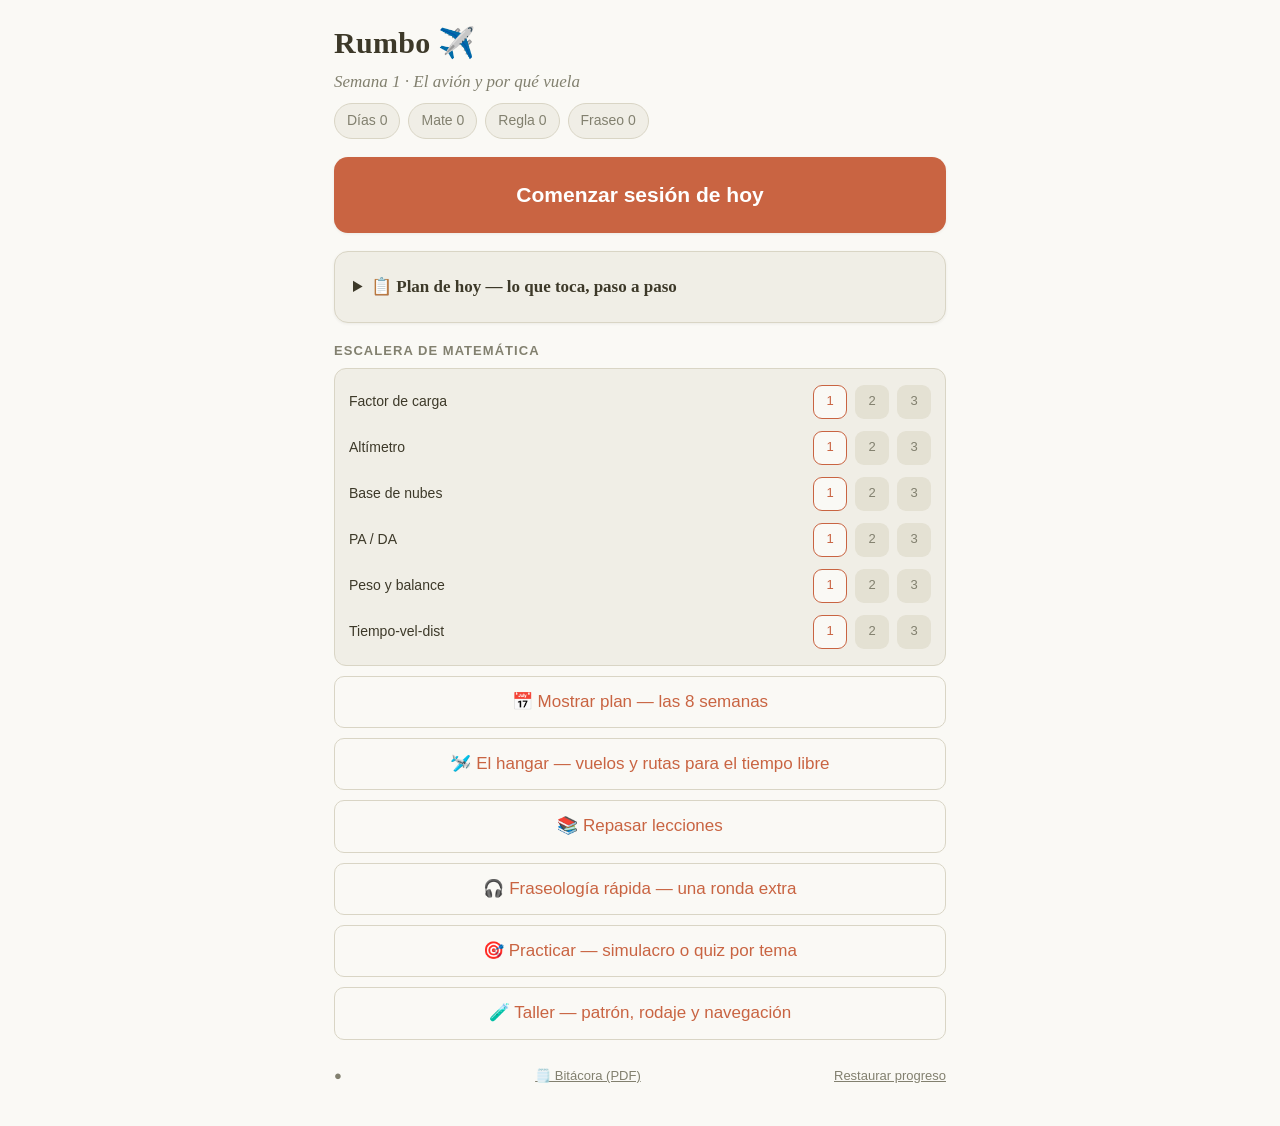
<file: index.html>
<!DOCTYPE html>
<html lang="es">
<head>
  <meta charset="utf-8">
  <meta name="viewport" content="width=device-width, initial-scale=1, viewport-fit=cover">
  <meta name="theme-color" content="#faf9f5" media="(prefers-color-scheme: light)">
  <meta name="theme-color" content="#262624" media="(prefers-color-scheme: dark)">
  <title>Rumbo — DGAC PPL</title>
  <link rel="manifest" href="manifest.webmanifest">
  <link rel="stylesheet" href="src/css/app.css">
  <link rel="apple-touch-icon" href="icons/icon-192.png">
</head>
<body>
  <div id="sync-banner" class="banner hidden"></div>
  <main id="app">
    <div class="card center"><p>Cargando…</p></div>
  </main>
  <script type="module" src="src/js/main.js"></script>
</body>
</html>
</file>
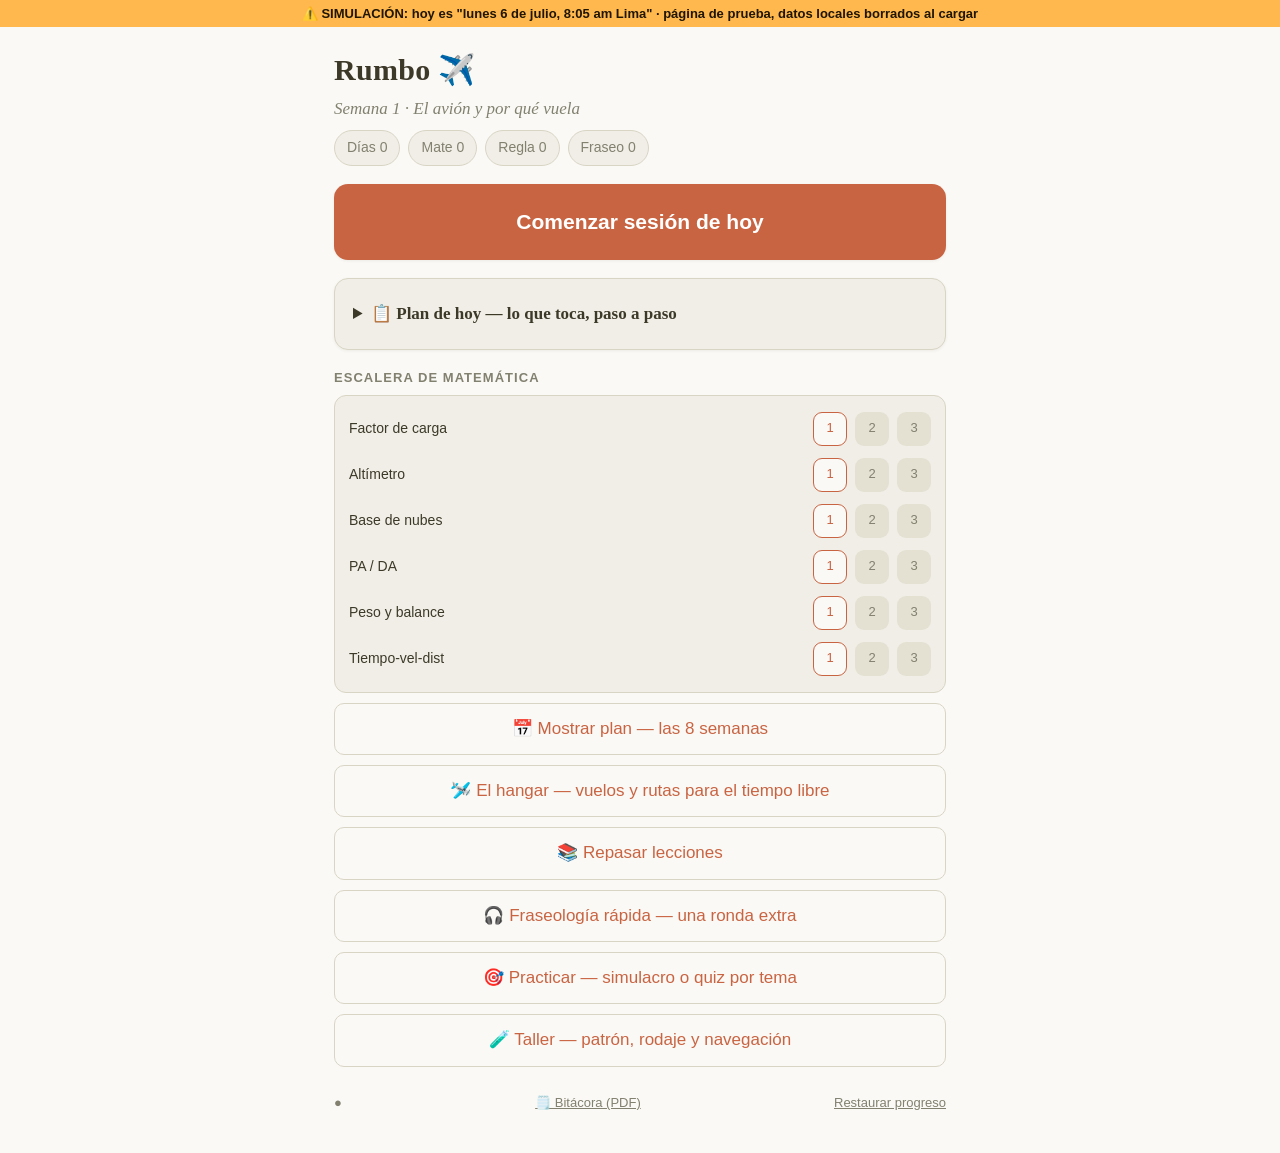
<file: test-monday.html>
<!DOCTYPE html>
<!-- SOLO PARA PRUEBAS LOCALES: simula que hoy es lunes 08:05 Lima.
     No desplegar; no está en el precache del SW. Abrir vía servidor local:
     python3 -m http.server 8792  →  http://localhost:8792/test-monday.html -->
<html lang="es">
<head>
  <meta charset="utf-8">
  <meta name="viewport" content="width=device-width, initial-scale=1, viewport-fit=cover">
  <title>Rumbo — SIMULACIÓN LUNES</title>
  <link rel="stylesheet" href="src/css/app.css">
</head>
<body>
  <script>
    // Congela el reloj en lunes 2026-07-06 08:05 Lima (13:05 UTC) y avanza en
    // tiempo real desde ahí. Corre ANTES del módulo de la app — ese es el truco:
    // la app deriva "hoy" en el arranque. También aísla el estado local para no
    // mezclar con datos reales, y desactiva el service worker en esta página.
    (() => {
      const FAKE_START = new Date('2026-07-06T13:05:00Z').getTime();
      const REAL_START = Date.now();
      const realNow = Date.now.bind(Date);
      Date.now = () => FAKE_START + (realNow() - REAL_START);
      localStorage.clear();
      if ('serviceWorker' in navigator) {
        navigator.serviceWorker.getRegistrations().then(rs => rs.forEach(r => r.unregister()));
      }
      if (window.caches) caches.keys().then(ks => ks.forEach(k => caches.delete(k)));
      document.title = 'Rumbo — SIMULACIÓN LUNES';
    })();
  </script>
  <div style="background:#ffb84d;color:#201500;text-align:center;padding:6px;font:13px sans-serif;font-weight:700">
    ⚠️ SIMULACIÓN: hoy es "lunes 6 de julio, 8:05 am Lima" · página de prueba, datos locales borrados al cargar
  </div>
  <div id="sync-banner" class="banner hidden"></div>
  <main id="app">
    <div class="card center"><p>Cargando…</p></div>
  </main>
  <script type="module" src="src/js/main.js"></script>
</body>
</html>
</file>
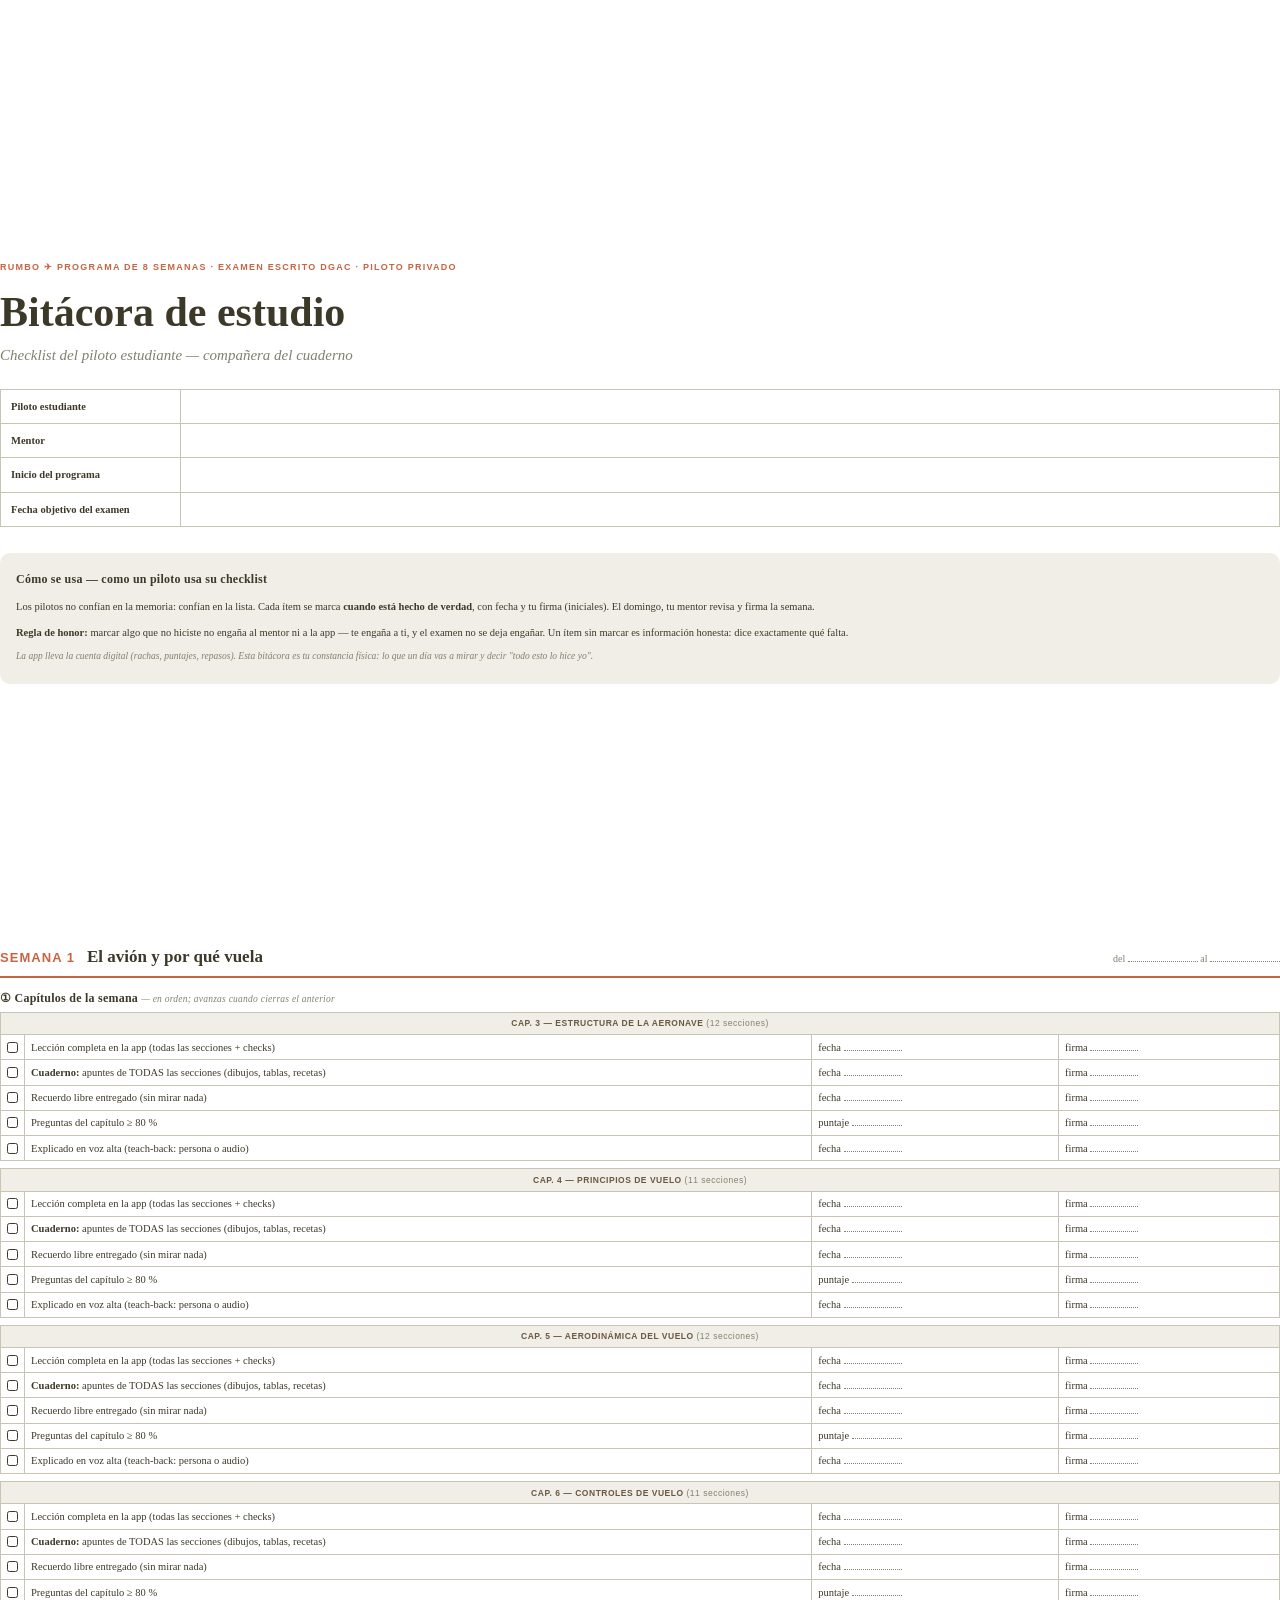
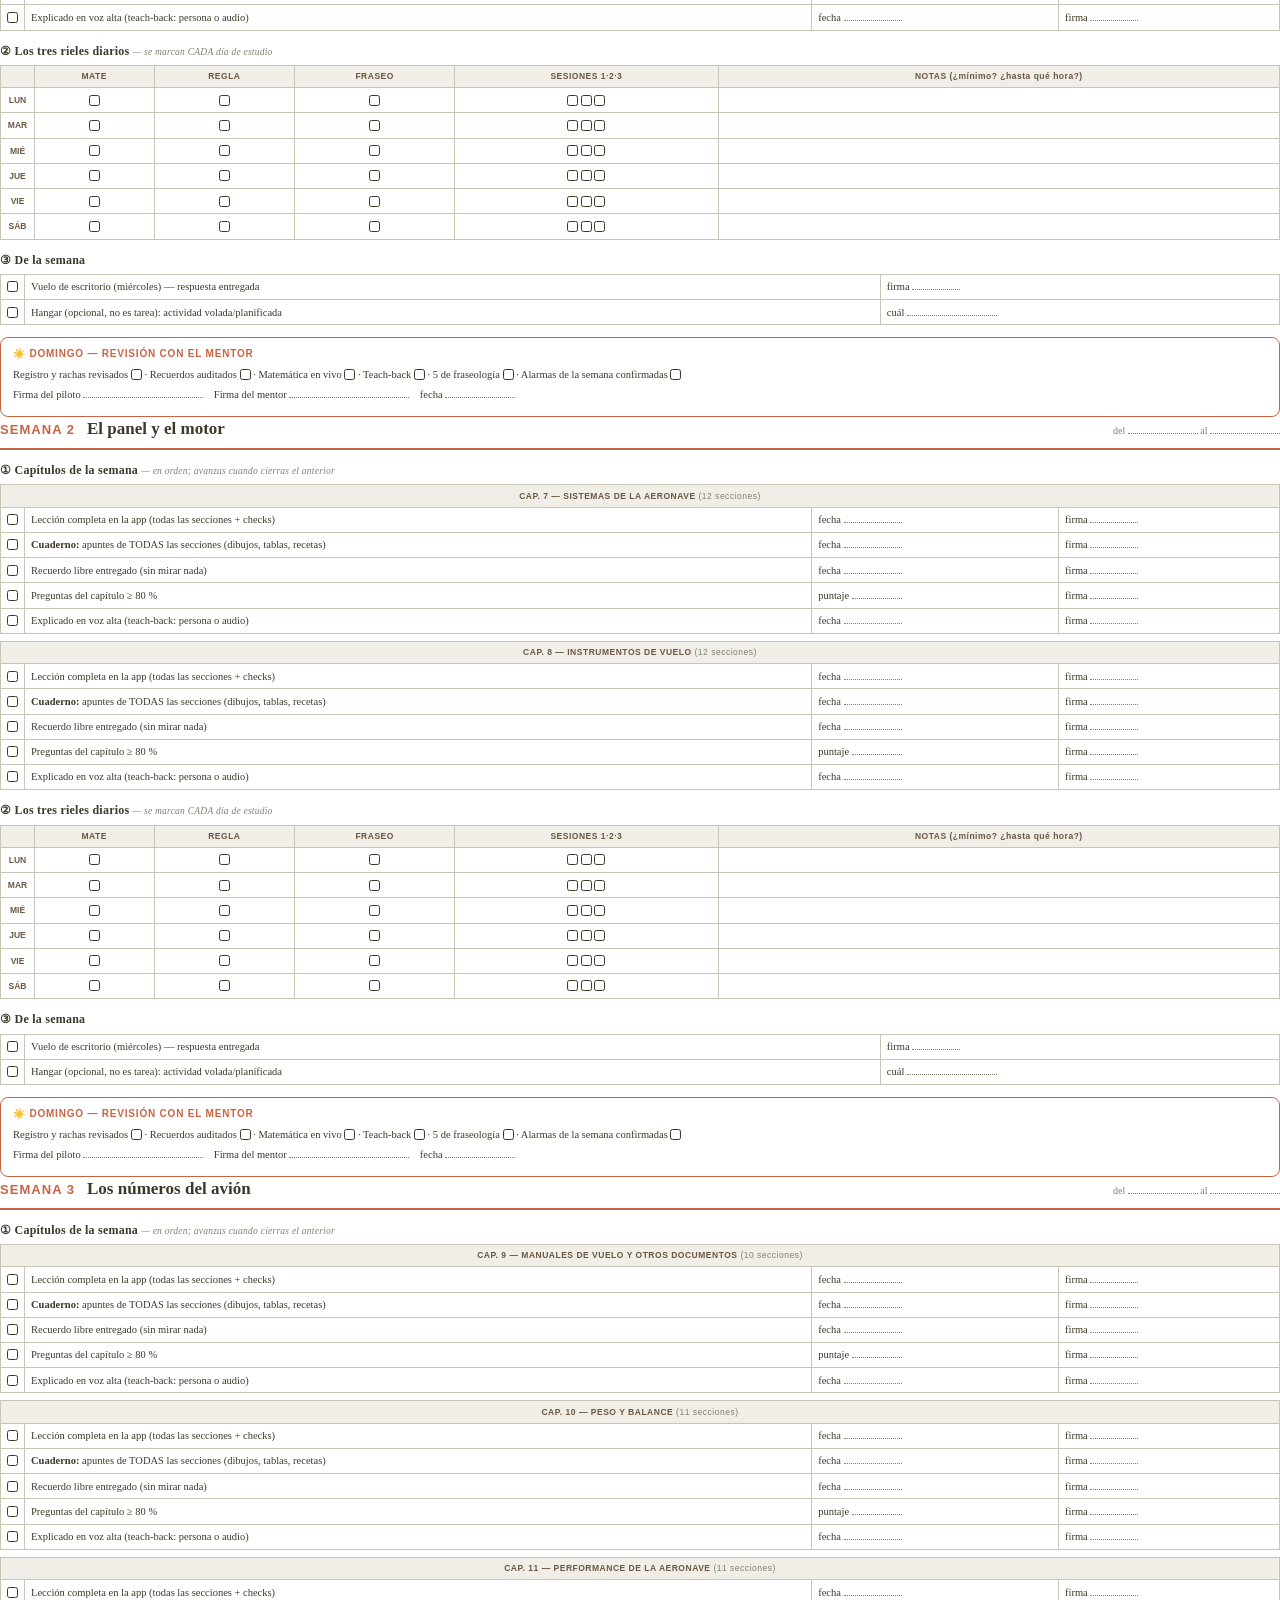
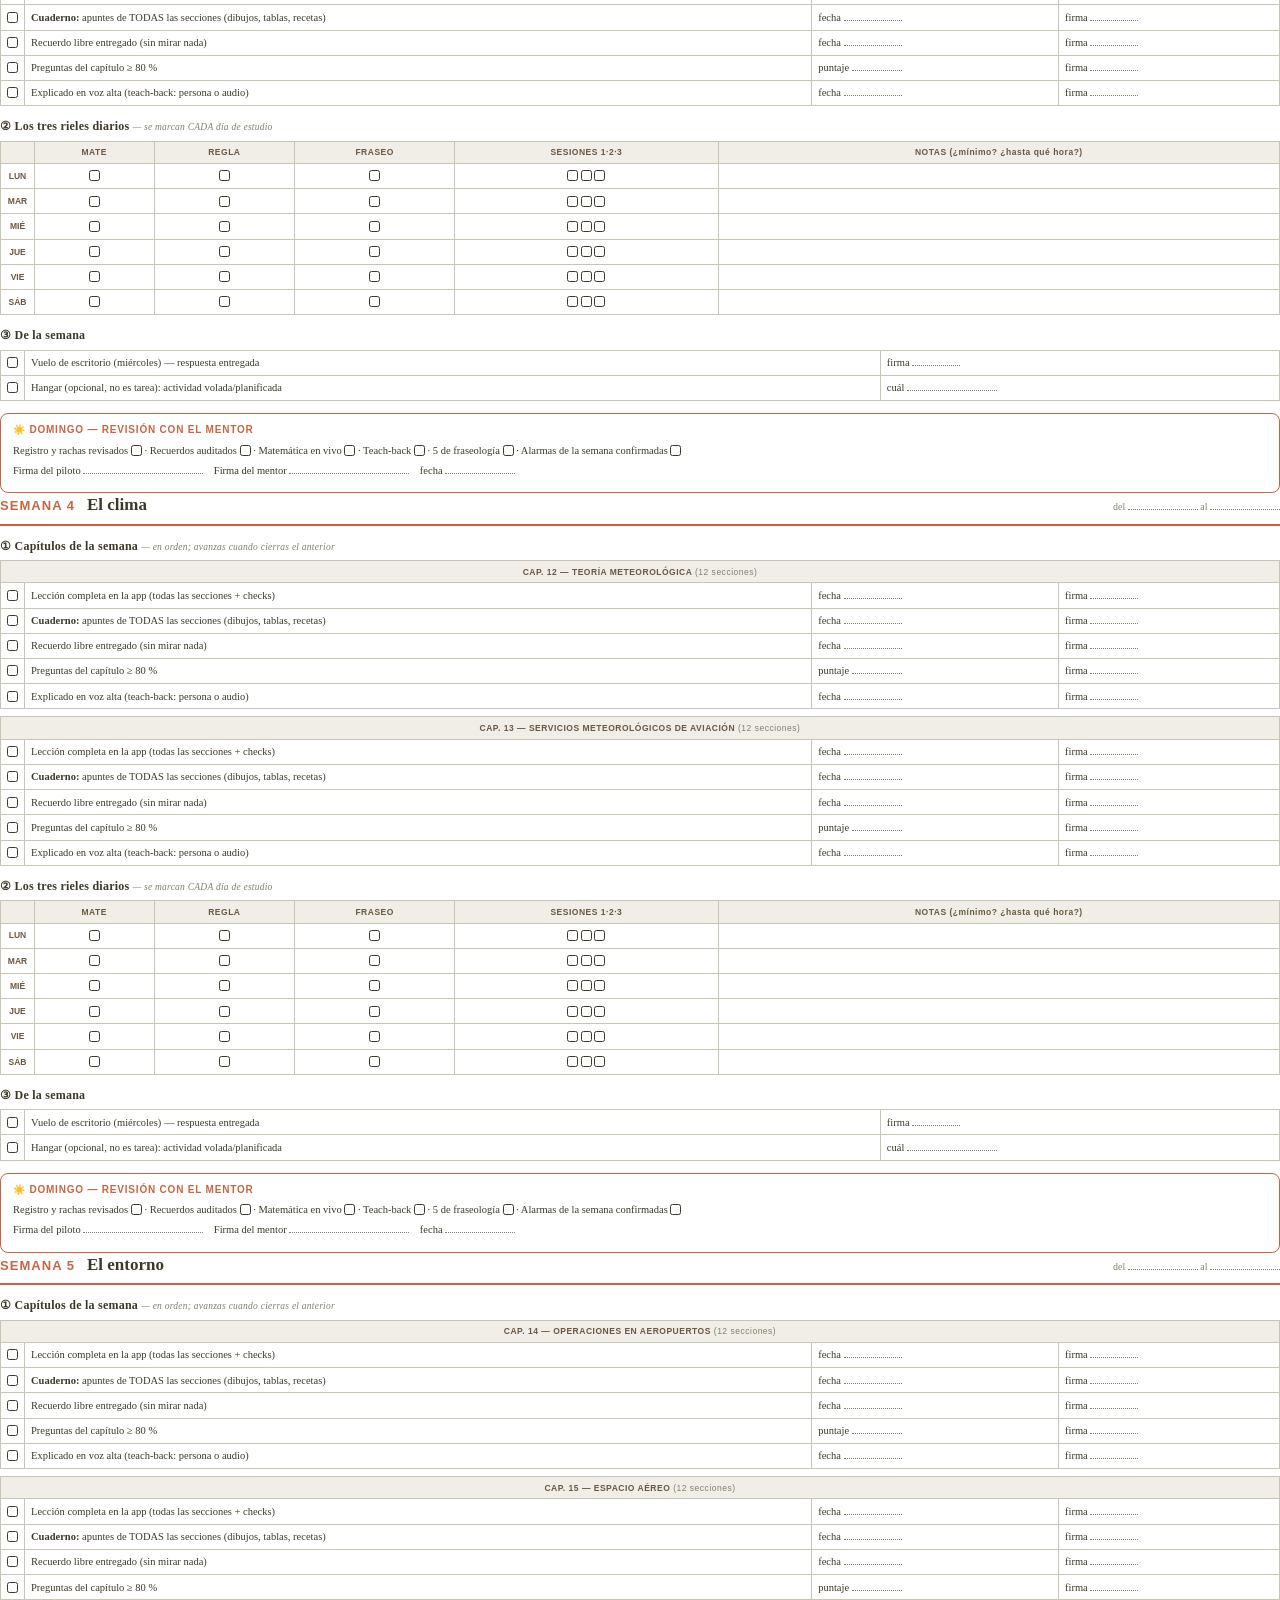
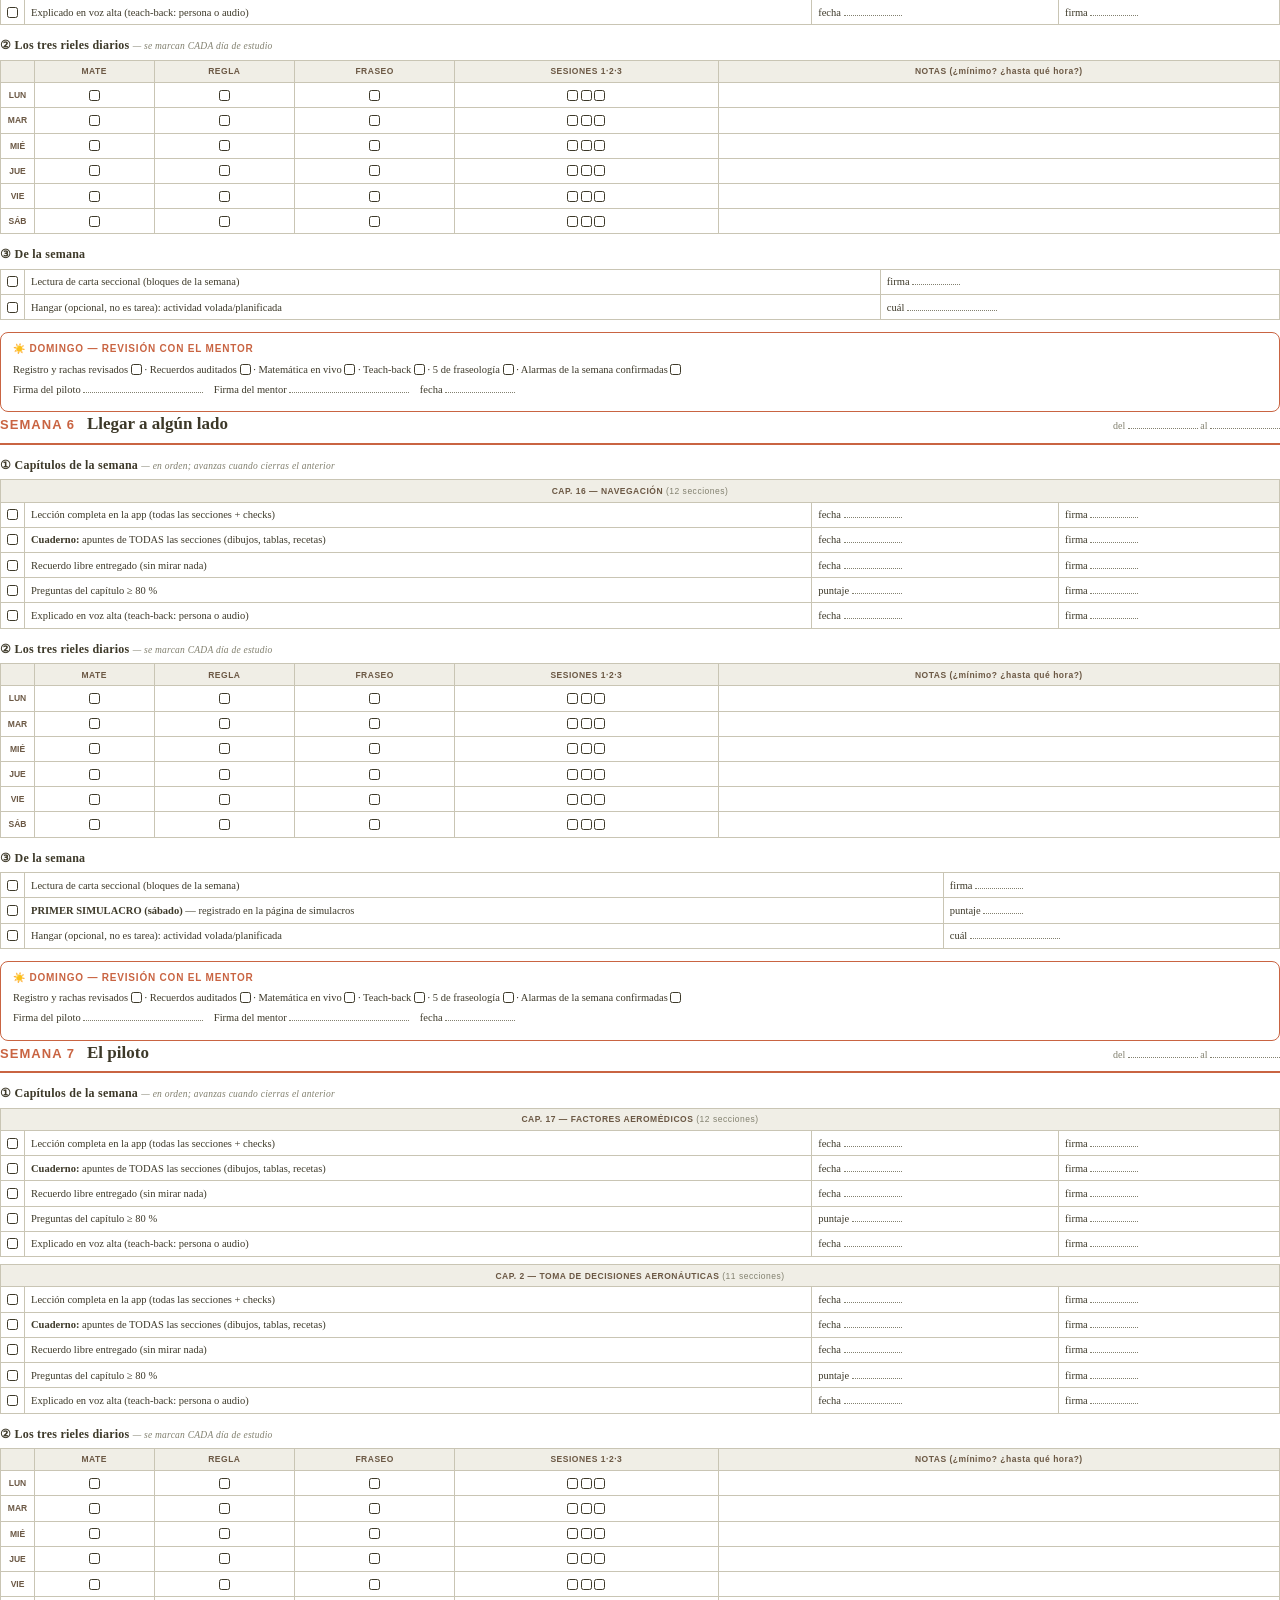
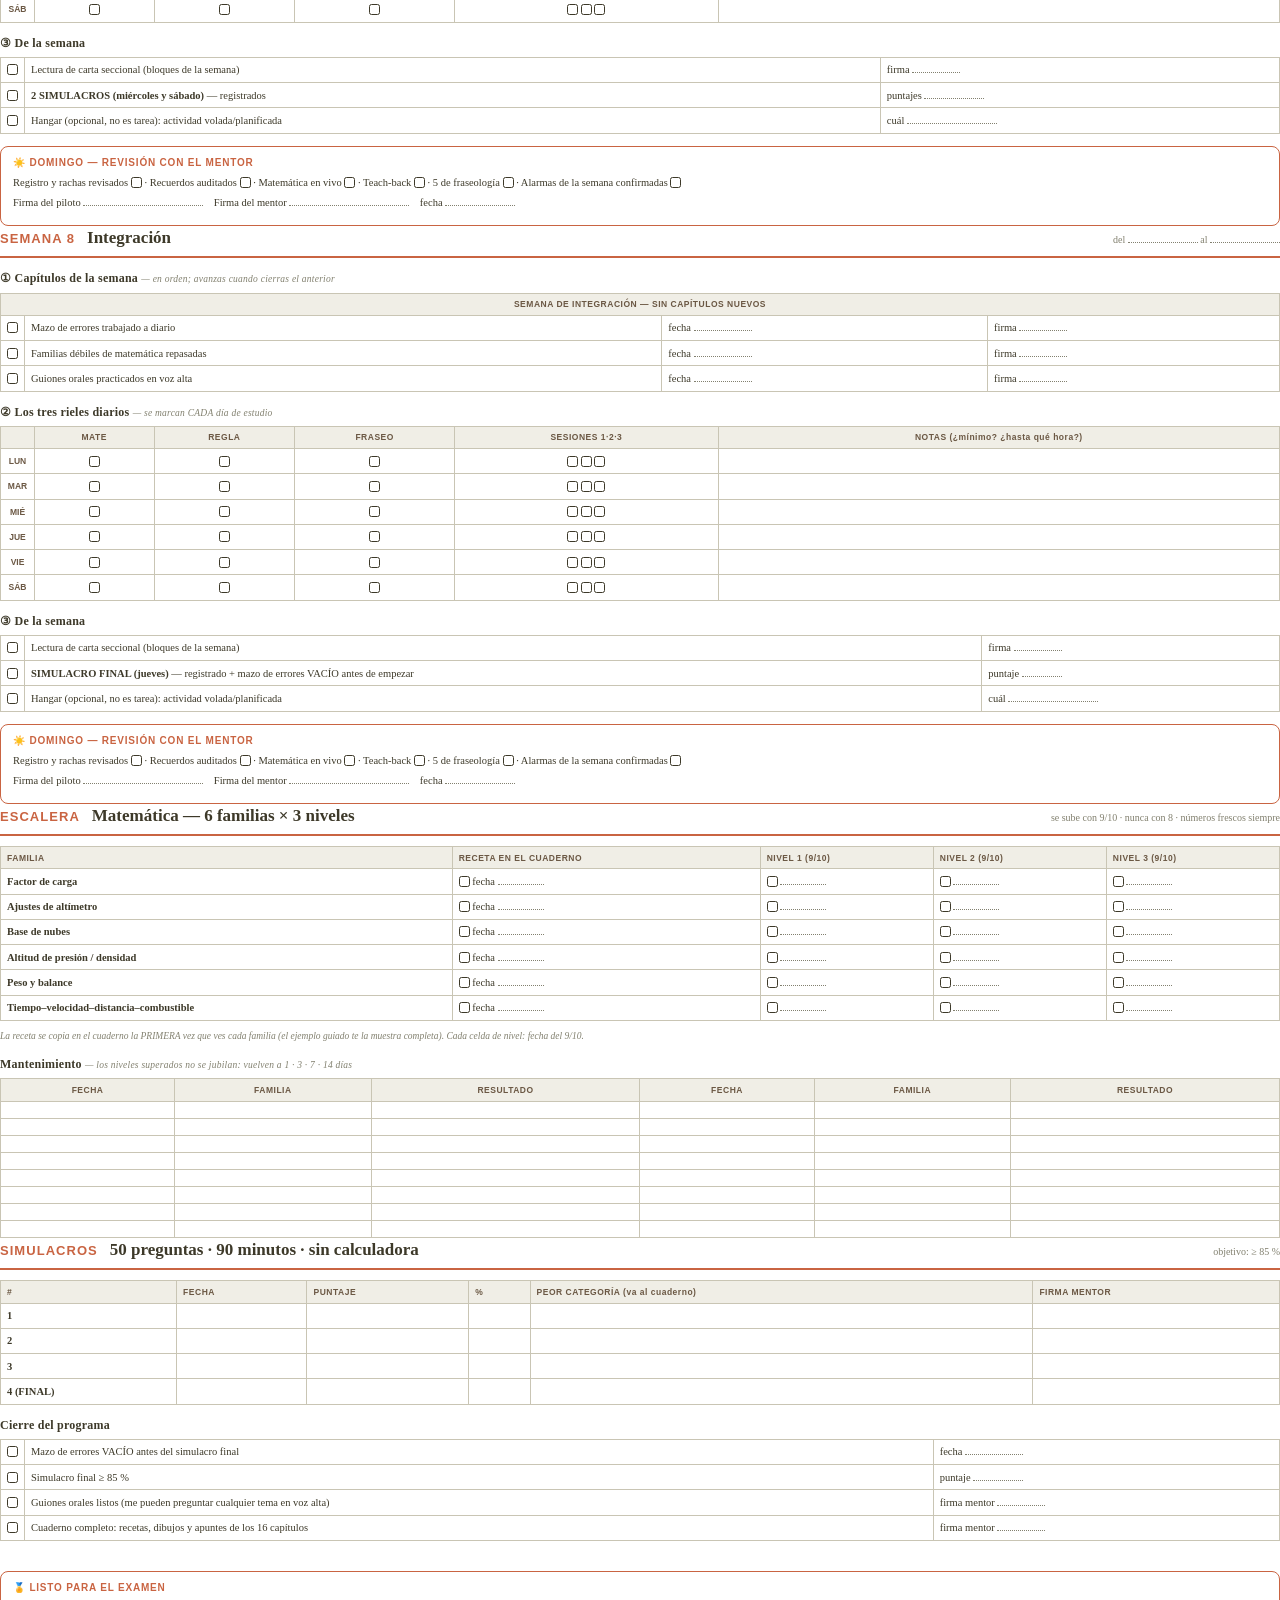
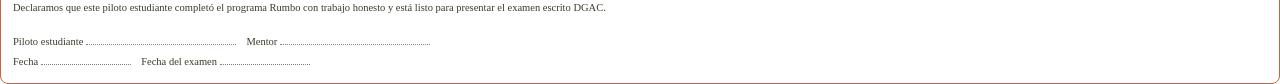
<file: scripts/bitacora.html>
<!DOCTYPE html><html lang="es"><head><meta charset="utf-8"><title>Bitácora de estudio — Rumbo</title>
<style>
  @page { size: A4; margin: 14mm 13mm; }
  * { box-sizing: border-box; }
  body { font: 10.5px/1.45 "Iowan Old Style", Palatino, Georgia, serif; color: #3d3929; margin: 0; }
  .page { page-break-after: always; }
  .page:last-child { page-break-after: auto; }
  h3 { font-size: 12px; margin: 12px 0 5px; letter-spacing: .02em; }
  .hint { font-weight: normal; font-style: italic; color: #82806f; font-size: 9.5px; }
  .cb { display: inline-block; width: 11px; height: 11px; border: 1.4px solid #3d3929; border-radius: 2.5px; vertical-align: -2px; }
  .wline { display: inline-block; border-bottom: 1px dotted #82806f; height: 11px; }
  table { width: 100%; border-collapse: collapse; }
  .cklist td, .daily td, .mathgrid td { border: .6px solid #c9c5b4; padding: 4.5px 6px; }
  .ck-head td { background: #f0eee6; font-family: -apple-system, "Segoe UI", sans-serif; font-size: 8.5px; font-weight: 700; letter-spacing: .06em; color: #6b5844; }
  .cklist { margin-bottom: 7px; }
  .cklist td:first-child { width: 20px; text-align: center; }
  .secs { font-weight: normal; color: #82806f; }
  .daily .day { width: 34px; font-family: -apple-system, sans-serif; font-size: 8.5px; font-weight: 700; color: #6b5844; }
  .daily td { text-align: center; }
  .daily .fill, .fill { min-width: 150px; }
  .fill-sm { height: 17px; }
  .wk-head { border-bottom: 2.5px solid #c96442; padding-bottom: 6px; margin-bottom: 10px; display: flex; align-items: baseline; gap: 12px; }
  .wk-num { font-family: -apple-system, sans-serif; font-weight: 800; font-size: 13px; color: #c96442; letter-spacing: .08em; }
  .wk-theme { font-size: 17px; font-weight: 600; flex: 1; }
  .wk-dates { color: #82806f; font-size: 10px; }
  .sunday { border: 1.4px solid #c96442; border-radius: 8px; padding: 9px 12px; margin-top: 12px; }
  .sunday-title { font-family: -apple-system, sans-serif; font-weight: 800; font-size: 10px; letter-spacing: .08em; color: #c96442; margin-bottom: 5px; }
  .sunday-row { margin: 5px 0; }
  .mathgrid .fam { font-weight: 600; }
  .cover { display: flex; flex-direction: column; justify-content: center; min-height: 250mm; }
  .cover-kicker { font-family: -apple-system, sans-serif; font-size: 9px; font-weight: 700; letter-spacing: .14em; color: #c96442; }
  .cover h1 { font-size: 42px; margin: 8px 0 2px; }
  .cover-sub { font-size: 15px; font-style: italic; color: #82806f; margin: 0 0 22px; }
  .cover-id td { padding: 9px 10px; }
  .cover-id .fam { width: 180px; }
  .cover-rules { margin-top: 26px; background: #f0eee6; border-radius: 10px; padding: 6px 16px 10px; }
  .final { margin-top: 30px; }
</style></head>
<body>
<section class="page cover">
  <div class="cover-kicker">RUMBO ✈ PROGRAMA DE 8 SEMANAS · EXAMEN ESCRITO DGAC · PILOTO PRIVADO</div>
  <h1>Bitácora de estudio</h1>
  <p class="cover-sub">Checklist del piloto estudiante — compañera del cuaderno</p>
  <table class="mathgrid cover-id">
    <tr><td class="fam">Piloto estudiante</td><td class="fill"></td></tr>
    <tr><td class="fam">Mentor</td><td class="fill"></td></tr>
    <tr><td class="fam">Inicio del programa</td><td class="fill"></td></tr>
    <tr><td class="fam">Fecha objetivo del examen</td><td class="fill"></td></tr>
  </table>
  <div class="cover-rules">
    <h3>Cómo se usa — como un piloto usa su checklist</h3>
    <p>Los pilotos no confían en la memoria: confían en la lista. Cada ítem se marca <b>cuando está hecho de verdad</b>, con fecha y tu firma (iniciales). El domingo, tu mentor revisa y firma la semana.</p>
    <p><b>Regla de honor:</b> marcar algo que no hiciste no engaña al mentor ni a la app — te engaña a ti, y el examen no se deja engañar. Un ítem sin marcar es información honesta: dice exactamente qué falta.</p>
    <p class="hint">La app lleva la cuenta digital (rachas, puntajes, repasos). Esta bitácora es tu constancia física: lo que un día vas a mirar y decir "todo esto lo hice yo".</p>
  </div>
</section>
  <section class="page">
    <div class="wk-head">
      <div class="wk-num">SEMANA 1</div>
      <div class="wk-theme">El avión y por qué vuela</div>
      <div class="wk-dates">del <span class="wline" style="width:70px"></span> al <span class="wline" style="width:70px"></span></div>
    </div>

    <h3>① Capítulos de la semana <span class="hint">— en orden; avanzas cuando cierras el anterior</span></h3>
    
  <table class="cklist">
    <tr class="ck-head"><td colspan="4">CAP. 3 — ESTRUCTURA DE LA AERONAVE <span class="secs">(12 secciones)</span></td></tr>
    <tr><td><span class="cb"></span></td><td>Lección completa en la app (todas las secciones + checks)</td><td>fecha <span class="wline" style="width:58px"></span></td><td>firma <span class="wline" style="width:48px"></span></td></tr>
    <tr><td><span class="cb"></span></td><td><b>Cuaderno:</b> apuntes de TODAS las secciones (dibujos, tablas, recetas)</td><td>fecha <span class="wline" style="width:58px"></span></td><td>firma <span class="wline" style="width:48px"></span></td></tr>
    <tr><td><span class="cb"></span></td><td>Recuerdo libre entregado (sin mirar nada)</td><td>fecha <span class="wline" style="width:58px"></span></td><td>firma <span class="wline" style="width:48px"></span></td></tr>
    <tr><td><span class="cb"></span></td><td>Preguntas del capítulo ≥ 80 %</td><td>puntaje <span class="wline" style="width:50px"></span></td><td>firma <span class="wline" style="width:48px"></span></td></tr>
    <tr><td><span class="cb"></span></td><td>Explicado en voz alta (teach-back: persona o audio)</td><td>fecha <span class="wline" style="width:58px"></span></td><td>firma <span class="wline" style="width:48px"></span></td></tr>
  </table>
  <table class="cklist">
    <tr class="ck-head"><td colspan="4">CAP. 4 — PRINCIPIOS DE VUELO <span class="secs">(11 secciones)</span></td></tr>
    <tr><td><span class="cb"></span></td><td>Lección completa en la app (todas las secciones + checks)</td><td>fecha <span class="wline" style="width:58px"></span></td><td>firma <span class="wline" style="width:48px"></span></td></tr>
    <tr><td><span class="cb"></span></td><td><b>Cuaderno:</b> apuntes de TODAS las secciones (dibujos, tablas, recetas)</td><td>fecha <span class="wline" style="width:58px"></span></td><td>firma <span class="wline" style="width:48px"></span></td></tr>
    <tr><td><span class="cb"></span></td><td>Recuerdo libre entregado (sin mirar nada)</td><td>fecha <span class="wline" style="width:58px"></span></td><td>firma <span class="wline" style="width:48px"></span></td></tr>
    <tr><td><span class="cb"></span></td><td>Preguntas del capítulo ≥ 80 %</td><td>puntaje <span class="wline" style="width:50px"></span></td><td>firma <span class="wline" style="width:48px"></span></td></tr>
    <tr><td><span class="cb"></span></td><td>Explicado en voz alta (teach-back: persona o audio)</td><td>fecha <span class="wline" style="width:58px"></span></td><td>firma <span class="wline" style="width:48px"></span></td></tr>
  </table>
  <table class="cklist">
    <tr class="ck-head"><td colspan="4">CAP. 5 — AERODINÁMICA DEL VUELO <span class="secs">(12 secciones)</span></td></tr>
    <tr><td><span class="cb"></span></td><td>Lección completa en la app (todas las secciones + checks)</td><td>fecha <span class="wline" style="width:58px"></span></td><td>firma <span class="wline" style="width:48px"></span></td></tr>
    <tr><td><span class="cb"></span></td><td><b>Cuaderno:</b> apuntes de TODAS las secciones (dibujos, tablas, recetas)</td><td>fecha <span class="wline" style="width:58px"></span></td><td>firma <span class="wline" style="width:48px"></span></td></tr>
    <tr><td><span class="cb"></span></td><td>Recuerdo libre entregado (sin mirar nada)</td><td>fecha <span class="wline" style="width:58px"></span></td><td>firma <span class="wline" style="width:48px"></span></td></tr>
    <tr><td><span class="cb"></span></td><td>Preguntas del capítulo ≥ 80 %</td><td>puntaje <span class="wline" style="width:50px"></span></td><td>firma <span class="wline" style="width:48px"></span></td></tr>
    <tr><td><span class="cb"></span></td><td>Explicado en voz alta (teach-back: persona o audio)</td><td>fecha <span class="wline" style="width:58px"></span></td><td>firma <span class="wline" style="width:48px"></span></td></tr>
  </table>
  <table class="cklist">
    <tr class="ck-head"><td colspan="4">CAP. 6 — CONTROLES DE VUELO <span class="secs">(11 secciones)</span></td></tr>
    <tr><td><span class="cb"></span></td><td>Lección completa en la app (todas las secciones + checks)</td><td>fecha <span class="wline" style="width:58px"></span></td><td>firma <span class="wline" style="width:48px"></span></td></tr>
    <tr><td><span class="cb"></span></td><td><b>Cuaderno:</b> apuntes de TODAS las secciones (dibujos, tablas, recetas)</td><td>fecha <span class="wline" style="width:58px"></span></td><td>firma <span class="wline" style="width:48px"></span></td></tr>
    <tr><td><span class="cb"></span></td><td>Recuerdo libre entregado (sin mirar nada)</td><td>fecha <span class="wline" style="width:58px"></span></td><td>firma <span class="wline" style="width:48px"></span></td></tr>
    <tr><td><span class="cb"></span></td><td>Preguntas del capítulo ≥ 80 %</td><td>puntaje <span class="wline" style="width:50px"></span></td><td>firma <span class="wline" style="width:48px"></span></td></tr>
    <tr><td><span class="cb"></span></td><td>Explicado en voz alta (teach-back: persona o audio)</td><td>fecha <span class="wline" style="width:58px"></span></td><td>firma <span class="wline" style="width:48px"></span></td></tr>
  </table>

    <h3>② Los tres rieles diarios <span class="hint">— se marcan CADA día de estudio</span></h3>
    
  <table class="daily">
    <tr class="ck-head"><td class="day"></td><td>MATE</td><td>REGLA</td><td>FRASEO</td><td>SESIONES 1·2·3</td><td>NOTAS (¿mínimo? ¿hasta qué hora?)</td></tr>
    
    <tr>
      <td class="day">LUN</td>
      <td><span class="cb"></span></td><td><span class="cb"></span></td><td><span class="cb"></span></td>
      <td><span class="cb"></span> <span class="cb"></span> <span class="cb"></span></td>
      <td class="fill"></td>
    </tr>
    <tr>
      <td class="day">MAR</td>
      <td><span class="cb"></span></td><td><span class="cb"></span></td><td><span class="cb"></span></td>
      <td><span class="cb"></span> <span class="cb"></span> <span class="cb"></span></td>
      <td class="fill"></td>
    </tr>
    <tr>
      <td class="day">MIÉ</td>
      <td><span class="cb"></span></td><td><span class="cb"></span></td><td><span class="cb"></span></td>
      <td><span class="cb"></span> <span class="cb"></span> <span class="cb"></span></td>
      <td class="fill"></td>
    </tr>
    <tr>
      <td class="day">JUE</td>
      <td><span class="cb"></span></td><td><span class="cb"></span></td><td><span class="cb"></span></td>
      <td><span class="cb"></span> <span class="cb"></span> <span class="cb"></span></td>
      <td class="fill"></td>
    </tr>
    <tr>
      <td class="day">VIE</td>
      <td><span class="cb"></span></td><td><span class="cb"></span></td><td><span class="cb"></span></td>
      <td><span class="cb"></span> <span class="cb"></span> <span class="cb"></span></td>
      <td class="fill"></td>
    </tr>
    <tr>
      <td class="day">SÁB</td>
      <td><span class="cb"></span></td><td><span class="cb"></span></td><td><span class="cb"></span></td>
      <td><span class="cb"></span> <span class="cb"></span> <span class="cb"></span></td>
      <td class="fill"></td>
    </tr>
  </table>

    <h3>③ De la semana</h3>
    <table class="cklist"><tr><td><span class="cb"></span></td><td>Vuelo de escritorio (miércoles) — respuesta entregada</td><td colspan="2">firma <span class="wline" style="width:48px"></span></td></tr><tr><td><span class="cb"></span></td><td>Hangar (opcional, no es tarea): actividad volada/planificada</td><td colspan="2">cuál <span class="wline" style="width:90px"></span></td></tr></table>

    <div class="sunday">
      <div class="sunday-title">☀️ DOMINGO — REVISIÓN CON EL MENTOR</div>
      <div class="sunday-row">Registro y rachas revisados <span class="cb"></span> · Recuerdos auditados <span class="cb"></span> · Matemática en vivo <span class="cb"></span> · Teach-back <span class="cb"></span> · 5 de fraseología <span class="cb"></span> · Alarmas de la semana confirmadas <span class="cb"></span></div>
      <div class="sunday-row">Firma del piloto <span class="wline" style="width:120px"></span> &nbsp;&nbsp; Firma del mentor <span class="wline" style="width:120px"></span> &nbsp;&nbsp; fecha <span class="wline" style="width:70px"></span></div>
    </div>
  </section>
  <section class="page">
    <div class="wk-head">
      <div class="wk-num">SEMANA 2</div>
      <div class="wk-theme">El panel y el motor</div>
      <div class="wk-dates">del <span class="wline" style="width:70px"></span> al <span class="wline" style="width:70px"></span></div>
    </div>

    <h3>① Capítulos de la semana <span class="hint">— en orden; avanzas cuando cierras el anterior</span></h3>
    
  <table class="cklist">
    <tr class="ck-head"><td colspan="4">CAP. 7 — SISTEMAS DE LA AERONAVE <span class="secs">(12 secciones)</span></td></tr>
    <tr><td><span class="cb"></span></td><td>Lección completa en la app (todas las secciones + checks)</td><td>fecha <span class="wline" style="width:58px"></span></td><td>firma <span class="wline" style="width:48px"></span></td></tr>
    <tr><td><span class="cb"></span></td><td><b>Cuaderno:</b> apuntes de TODAS las secciones (dibujos, tablas, recetas)</td><td>fecha <span class="wline" style="width:58px"></span></td><td>firma <span class="wline" style="width:48px"></span></td></tr>
    <tr><td><span class="cb"></span></td><td>Recuerdo libre entregado (sin mirar nada)</td><td>fecha <span class="wline" style="width:58px"></span></td><td>firma <span class="wline" style="width:48px"></span></td></tr>
    <tr><td><span class="cb"></span></td><td>Preguntas del capítulo ≥ 80 %</td><td>puntaje <span class="wline" style="width:50px"></span></td><td>firma <span class="wline" style="width:48px"></span></td></tr>
    <tr><td><span class="cb"></span></td><td>Explicado en voz alta (teach-back: persona o audio)</td><td>fecha <span class="wline" style="width:58px"></span></td><td>firma <span class="wline" style="width:48px"></span></td></tr>
  </table>
  <table class="cklist">
    <tr class="ck-head"><td colspan="4">CAP. 8 — INSTRUMENTOS DE VUELO <span class="secs">(12 secciones)</span></td></tr>
    <tr><td><span class="cb"></span></td><td>Lección completa en la app (todas las secciones + checks)</td><td>fecha <span class="wline" style="width:58px"></span></td><td>firma <span class="wline" style="width:48px"></span></td></tr>
    <tr><td><span class="cb"></span></td><td><b>Cuaderno:</b> apuntes de TODAS las secciones (dibujos, tablas, recetas)</td><td>fecha <span class="wline" style="width:58px"></span></td><td>firma <span class="wline" style="width:48px"></span></td></tr>
    <tr><td><span class="cb"></span></td><td>Recuerdo libre entregado (sin mirar nada)</td><td>fecha <span class="wline" style="width:58px"></span></td><td>firma <span class="wline" style="width:48px"></span></td></tr>
    <tr><td><span class="cb"></span></td><td>Preguntas del capítulo ≥ 80 %</td><td>puntaje <span class="wline" style="width:50px"></span></td><td>firma <span class="wline" style="width:48px"></span></td></tr>
    <tr><td><span class="cb"></span></td><td>Explicado en voz alta (teach-back: persona o audio)</td><td>fecha <span class="wline" style="width:58px"></span></td><td>firma <span class="wline" style="width:48px"></span></td></tr>
  </table>

    <h3>② Los tres rieles diarios <span class="hint">— se marcan CADA día de estudio</span></h3>
    
  <table class="daily">
    <tr class="ck-head"><td class="day"></td><td>MATE</td><td>REGLA</td><td>FRASEO</td><td>SESIONES 1·2·3</td><td>NOTAS (¿mínimo? ¿hasta qué hora?)</td></tr>
    
    <tr>
      <td class="day">LUN</td>
      <td><span class="cb"></span></td><td><span class="cb"></span></td><td><span class="cb"></span></td>
      <td><span class="cb"></span> <span class="cb"></span> <span class="cb"></span></td>
      <td class="fill"></td>
    </tr>
    <tr>
      <td class="day">MAR</td>
      <td><span class="cb"></span></td><td><span class="cb"></span></td><td><span class="cb"></span></td>
      <td><span class="cb"></span> <span class="cb"></span> <span class="cb"></span></td>
      <td class="fill"></td>
    </tr>
    <tr>
      <td class="day">MIÉ</td>
      <td><span class="cb"></span></td><td><span class="cb"></span></td><td><span class="cb"></span></td>
      <td><span class="cb"></span> <span class="cb"></span> <span class="cb"></span></td>
      <td class="fill"></td>
    </tr>
    <tr>
      <td class="day">JUE</td>
      <td><span class="cb"></span></td><td><span class="cb"></span></td><td><span class="cb"></span></td>
      <td><span class="cb"></span> <span class="cb"></span> <span class="cb"></span></td>
      <td class="fill"></td>
    </tr>
    <tr>
      <td class="day">VIE</td>
      <td><span class="cb"></span></td><td><span class="cb"></span></td><td><span class="cb"></span></td>
      <td><span class="cb"></span> <span class="cb"></span> <span class="cb"></span></td>
      <td class="fill"></td>
    </tr>
    <tr>
      <td class="day">SÁB</td>
      <td><span class="cb"></span></td><td><span class="cb"></span></td><td><span class="cb"></span></td>
      <td><span class="cb"></span> <span class="cb"></span> <span class="cb"></span></td>
      <td class="fill"></td>
    </tr>
  </table>

    <h3>③ De la semana</h3>
    <table class="cklist"><tr><td><span class="cb"></span></td><td>Vuelo de escritorio (miércoles) — respuesta entregada</td><td colspan="2">firma <span class="wline" style="width:48px"></span></td></tr><tr><td><span class="cb"></span></td><td>Hangar (opcional, no es tarea): actividad volada/planificada</td><td colspan="2">cuál <span class="wline" style="width:90px"></span></td></tr></table>

    <div class="sunday">
      <div class="sunday-title">☀️ DOMINGO — REVISIÓN CON EL MENTOR</div>
      <div class="sunday-row">Registro y rachas revisados <span class="cb"></span> · Recuerdos auditados <span class="cb"></span> · Matemática en vivo <span class="cb"></span> · Teach-back <span class="cb"></span> · 5 de fraseología <span class="cb"></span> · Alarmas de la semana confirmadas <span class="cb"></span></div>
      <div class="sunday-row">Firma del piloto <span class="wline" style="width:120px"></span> &nbsp;&nbsp; Firma del mentor <span class="wline" style="width:120px"></span> &nbsp;&nbsp; fecha <span class="wline" style="width:70px"></span></div>
    </div>
  </section>
  <section class="page">
    <div class="wk-head">
      <div class="wk-num">SEMANA 3</div>
      <div class="wk-theme">Los números del avión</div>
      <div class="wk-dates">del <span class="wline" style="width:70px"></span> al <span class="wline" style="width:70px"></span></div>
    </div>

    <h3>① Capítulos de la semana <span class="hint">— en orden; avanzas cuando cierras el anterior</span></h3>
    
  <table class="cklist">
    <tr class="ck-head"><td colspan="4">CAP. 9 — MANUALES DE VUELO Y OTROS DOCUMENTOS <span class="secs">(10 secciones)</span></td></tr>
    <tr><td><span class="cb"></span></td><td>Lección completa en la app (todas las secciones + checks)</td><td>fecha <span class="wline" style="width:58px"></span></td><td>firma <span class="wline" style="width:48px"></span></td></tr>
    <tr><td><span class="cb"></span></td><td><b>Cuaderno:</b> apuntes de TODAS las secciones (dibujos, tablas, recetas)</td><td>fecha <span class="wline" style="width:58px"></span></td><td>firma <span class="wline" style="width:48px"></span></td></tr>
    <tr><td><span class="cb"></span></td><td>Recuerdo libre entregado (sin mirar nada)</td><td>fecha <span class="wline" style="width:58px"></span></td><td>firma <span class="wline" style="width:48px"></span></td></tr>
    <tr><td><span class="cb"></span></td><td>Preguntas del capítulo ≥ 80 %</td><td>puntaje <span class="wline" style="width:50px"></span></td><td>firma <span class="wline" style="width:48px"></span></td></tr>
    <tr><td><span class="cb"></span></td><td>Explicado en voz alta (teach-back: persona o audio)</td><td>fecha <span class="wline" style="width:58px"></span></td><td>firma <span class="wline" style="width:48px"></span></td></tr>
  </table>
  <table class="cklist">
    <tr class="ck-head"><td colspan="4">CAP. 10 — PESO Y BALANCE <span class="secs">(11 secciones)</span></td></tr>
    <tr><td><span class="cb"></span></td><td>Lección completa en la app (todas las secciones + checks)</td><td>fecha <span class="wline" style="width:58px"></span></td><td>firma <span class="wline" style="width:48px"></span></td></tr>
    <tr><td><span class="cb"></span></td><td><b>Cuaderno:</b> apuntes de TODAS las secciones (dibujos, tablas, recetas)</td><td>fecha <span class="wline" style="width:58px"></span></td><td>firma <span class="wline" style="width:48px"></span></td></tr>
    <tr><td><span class="cb"></span></td><td>Recuerdo libre entregado (sin mirar nada)</td><td>fecha <span class="wline" style="width:58px"></span></td><td>firma <span class="wline" style="width:48px"></span></td></tr>
    <tr><td><span class="cb"></span></td><td>Preguntas del capítulo ≥ 80 %</td><td>puntaje <span class="wline" style="width:50px"></span></td><td>firma <span class="wline" style="width:48px"></span></td></tr>
    <tr><td><span class="cb"></span></td><td>Explicado en voz alta (teach-back: persona o audio)</td><td>fecha <span class="wline" style="width:58px"></span></td><td>firma <span class="wline" style="width:48px"></span></td></tr>
  </table>
  <table class="cklist">
    <tr class="ck-head"><td colspan="4">CAP. 11 — PERFORMANCE DE LA AERONAVE <span class="secs">(11 secciones)</span></td></tr>
    <tr><td><span class="cb"></span></td><td>Lección completa en la app (todas las secciones + checks)</td><td>fecha <span class="wline" style="width:58px"></span></td><td>firma <span class="wline" style="width:48px"></span></td></tr>
    <tr><td><span class="cb"></span></td><td><b>Cuaderno:</b> apuntes de TODAS las secciones (dibujos, tablas, recetas)</td><td>fecha <span class="wline" style="width:58px"></span></td><td>firma <span class="wline" style="width:48px"></span></td></tr>
    <tr><td><span class="cb"></span></td><td>Recuerdo libre entregado (sin mirar nada)</td><td>fecha <span class="wline" style="width:58px"></span></td><td>firma <span class="wline" style="width:48px"></span></td></tr>
    <tr><td><span class="cb"></span></td><td>Preguntas del capítulo ≥ 80 %</td><td>puntaje <span class="wline" style="width:50px"></span></td><td>firma <span class="wline" style="width:48px"></span></td></tr>
    <tr><td><span class="cb"></span></td><td>Explicado en voz alta (teach-back: persona o audio)</td><td>fecha <span class="wline" style="width:58px"></span></td><td>firma <span class="wline" style="width:48px"></span></td></tr>
  </table>

    <h3>② Los tres rieles diarios <span class="hint">— se marcan CADA día de estudio</span></h3>
    
  <table class="daily">
    <tr class="ck-head"><td class="day"></td><td>MATE</td><td>REGLA</td><td>FRASEO</td><td>SESIONES 1·2·3</td><td>NOTAS (¿mínimo? ¿hasta qué hora?)</td></tr>
    
    <tr>
      <td class="day">LUN</td>
      <td><span class="cb"></span></td><td><span class="cb"></span></td><td><span class="cb"></span></td>
      <td><span class="cb"></span> <span class="cb"></span> <span class="cb"></span></td>
      <td class="fill"></td>
    </tr>
    <tr>
      <td class="day">MAR</td>
      <td><span class="cb"></span></td><td><span class="cb"></span></td><td><span class="cb"></span></td>
      <td><span class="cb"></span> <span class="cb"></span> <span class="cb"></span></td>
      <td class="fill"></td>
    </tr>
    <tr>
      <td class="day">MIÉ</td>
      <td><span class="cb"></span></td><td><span class="cb"></span></td><td><span class="cb"></span></td>
      <td><span class="cb"></span> <span class="cb"></span> <span class="cb"></span></td>
      <td class="fill"></td>
    </tr>
    <tr>
      <td class="day">JUE</td>
      <td><span class="cb"></span></td><td><span class="cb"></span></td><td><span class="cb"></span></td>
      <td><span class="cb"></span> <span class="cb"></span> <span class="cb"></span></td>
      <td class="fill"></td>
    </tr>
    <tr>
      <td class="day">VIE</td>
      <td><span class="cb"></span></td><td><span class="cb"></span></td><td><span class="cb"></span></td>
      <td><span class="cb"></span> <span class="cb"></span> <span class="cb"></span></td>
      <td class="fill"></td>
    </tr>
    <tr>
      <td class="day">SÁB</td>
      <td><span class="cb"></span></td><td><span class="cb"></span></td><td><span class="cb"></span></td>
      <td><span class="cb"></span> <span class="cb"></span> <span class="cb"></span></td>
      <td class="fill"></td>
    </tr>
  </table>

    <h3>③ De la semana</h3>
    <table class="cklist"><tr><td><span class="cb"></span></td><td>Vuelo de escritorio (miércoles) — respuesta entregada</td><td colspan="2">firma <span class="wline" style="width:48px"></span></td></tr><tr><td><span class="cb"></span></td><td>Hangar (opcional, no es tarea): actividad volada/planificada</td><td colspan="2">cuál <span class="wline" style="width:90px"></span></td></tr></table>

    <div class="sunday">
      <div class="sunday-title">☀️ DOMINGO — REVISIÓN CON EL MENTOR</div>
      <div class="sunday-row">Registro y rachas revisados <span class="cb"></span> · Recuerdos auditados <span class="cb"></span> · Matemática en vivo <span class="cb"></span> · Teach-back <span class="cb"></span> · 5 de fraseología <span class="cb"></span> · Alarmas de la semana confirmadas <span class="cb"></span></div>
      <div class="sunday-row">Firma del piloto <span class="wline" style="width:120px"></span> &nbsp;&nbsp; Firma del mentor <span class="wline" style="width:120px"></span> &nbsp;&nbsp; fecha <span class="wline" style="width:70px"></span></div>
    </div>
  </section>
  <section class="page">
    <div class="wk-head">
      <div class="wk-num">SEMANA 4</div>
      <div class="wk-theme">El clima</div>
      <div class="wk-dates">del <span class="wline" style="width:70px"></span> al <span class="wline" style="width:70px"></span></div>
    </div>

    <h3>① Capítulos de la semana <span class="hint">— en orden; avanzas cuando cierras el anterior</span></h3>
    
  <table class="cklist">
    <tr class="ck-head"><td colspan="4">CAP. 12 — TEORÍA METEOROLÓGICA <span class="secs">(12 secciones)</span></td></tr>
    <tr><td><span class="cb"></span></td><td>Lección completa en la app (todas las secciones + checks)</td><td>fecha <span class="wline" style="width:58px"></span></td><td>firma <span class="wline" style="width:48px"></span></td></tr>
    <tr><td><span class="cb"></span></td><td><b>Cuaderno:</b> apuntes de TODAS las secciones (dibujos, tablas, recetas)</td><td>fecha <span class="wline" style="width:58px"></span></td><td>firma <span class="wline" style="width:48px"></span></td></tr>
    <tr><td><span class="cb"></span></td><td>Recuerdo libre entregado (sin mirar nada)</td><td>fecha <span class="wline" style="width:58px"></span></td><td>firma <span class="wline" style="width:48px"></span></td></tr>
    <tr><td><span class="cb"></span></td><td>Preguntas del capítulo ≥ 80 %</td><td>puntaje <span class="wline" style="width:50px"></span></td><td>firma <span class="wline" style="width:48px"></span></td></tr>
    <tr><td><span class="cb"></span></td><td>Explicado en voz alta (teach-back: persona o audio)</td><td>fecha <span class="wline" style="width:58px"></span></td><td>firma <span class="wline" style="width:48px"></span></td></tr>
  </table>
  <table class="cklist">
    <tr class="ck-head"><td colspan="4">CAP. 13 — SERVICIOS METEOROLÓGICOS DE AVIACIÓN <span class="secs">(12 secciones)</span></td></tr>
    <tr><td><span class="cb"></span></td><td>Lección completa en la app (todas las secciones + checks)</td><td>fecha <span class="wline" style="width:58px"></span></td><td>firma <span class="wline" style="width:48px"></span></td></tr>
    <tr><td><span class="cb"></span></td><td><b>Cuaderno:</b> apuntes de TODAS las secciones (dibujos, tablas, recetas)</td><td>fecha <span class="wline" style="width:58px"></span></td><td>firma <span class="wline" style="width:48px"></span></td></tr>
    <tr><td><span class="cb"></span></td><td>Recuerdo libre entregado (sin mirar nada)</td><td>fecha <span class="wline" style="width:58px"></span></td><td>firma <span class="wline" style="width:48px"></span></td></tr>
    <tr><td><span class="cb"></span></td><td>Preguntas del capítulo ≥ 80 %</td><td>puntaje <span class="wline" style="width:50px"></span></td><td>firma <span class="wline" style="width:48px"></span></td></tr>
    <tr><td><span class="cb"></span></td><td>Explicado en voz alta (teach-back: persona o audio)</td><td>fecha <span class="wline" style="width:58px"></span></td><td>firma <span class="wline" style="width:48px"></span></td></tr>
  </table>

    <h3>② Los tres rieles diarios <span class="hint">— se marcan CADA día de estudio</span></h3>
    
  <table class="daily">
    <tr class="ck-head"><td class="day"></td><td>MATE</td><td>REGLA</td><td>FRASEO</td><td>SESIONES 1·2·3</td><td>NOTAS (¿mínimo? ¿hasta qué hora?)</td></tr>
    
    <tr>
      <td class="day">LUN</td>
      <td><span class="cb"></span></td><td><span class="cb"></span></td><td><span class="cb"></span></td>
      <td><span class="cb"></span> <span class="cb"></span> <span class="cb"></span></td>
      <td class="fill"></td>
    </tr>
    <tr>
      <td class="day">MAR</td>
      <td><span class="cb"></span></td><td><span class="cb"></span></td><td><span class="cb"></span></td>
      <td><span class="cb"></span> <span class="cb"></span> <span class="cb"></span></td>
      <td class="fill"></td>
    </tr>
    <tr>
      <td class="day">MIÉ</td>
      <td><span class="cb"></span></td><td><span class="cb"></span></td><td><span class="cb"></span></td>
      <td><span class="cb"></span> <span class="cb"></span> <span class="cb"></span></td>
      <td class="fill"></td>
    </tr>
    <tr>
      <td class="day">JUE</td>
      <td><span class="cb"></span></td><td><span class="cb"></span></td><td><span class="cb"></span></td>
      <td><span class="cb"></span> <span class="cb"></span> <span class="cb"></span></td>
      <td class="fill"></td>
    </tr>
    <tr>
      <td class="day">VIE</td>
      <td><span class="cb"></span></td><td><span class="cb"></span></td><td><span class="cb"></span></td>
      <td><span class="cb"></span> <span class="cb"></span> <span class="cb"></span></td>
      <td class="fill"></td>
    </tr>
    <tr>
      <td class="day">SÁB</td>
      <td><span class="cb"></span></td><td><span class="cb"></span></td><td><span class="cb"></span></td>
      <td><span class="cb"></span> <span class="cb"></span> <span class="cb"></span></td>
      <td class="fill"></td>
    </tr>
  </table>

    <h3>③ De la semana</h3>
    <table class="cklist"><tr><td><span class="cb"></span></td><td>Vuelo de escritorio (miércoles) — respuesta entregada</td><td colspan="2">firma <span class="wline" style="width:48px"></span></td></tr><tr><td><span class="cb"></span></td><td>Hangar (opcional, no es tarea): actividad volada/planificada</td><td colspan="2">cuál <span class="wline" style="width:90px"></span></td></tr></table>

    <div class="sunday">
      <div class="sunday-title">☀️ DOMINGO — REVISIÓN CON EL MENTOR</div>
      <div class="sunday-row">Registro y rachas revisados <span class="cb"></span> · Recuerdos auditados <span class="cb"></span> · Matemática en vivo <span class="cb"></span> · Teach-back <span class="cb"></span> · 5 de fraseología <span class="cb"></span> · Alarmas de la semana confirmadas <span class="cb"></span></div>
      <div class="sunday-row">Firma del piloto <span class="wline" style="width:120px"></span> &nbsp;&nbsp; Firma del mentor <span class="wline" style="width:120px"></span> &nbsp;&nbsp; fecha <span class="wline" style="width:70px"></span></div>
    </div>
  </section>
  <section class="page">
    <div class="wk-head">
      <div class="wk-num">SEMANA 5</div>
      <div class="wk-theme">El entorno</div>
      <div class="wk-dates">del <span class="wline" style="width:70px"></span> al <span class="wline" style="width:70px"></span></div>
    </div>

    <h3>① Capítulos de la semana <span class="hint">— en orden; avanzas cuando cierras el anterior</span></h3>
    
  <table class="cklist">
    <tr class="ck-head"><td colspan="4">CAP. 14 — OPERACIONES EN AEROPUERTOS <span class="secs">(12 secciones)</span></td></tr>
    <tr><td><span class="cb"></span></td><td>Lección completa en la app (todas las secciones + checks)</td><td>fecha <span class="wline" style="width:58px"></span></td><td>firma <span class="wline" style="width:48px"></span></td></tr>
    <tr><td><span class="cb"></span></td><td><b>Cuaderno:</b> apuntes de TODAS las secciones (dibujos, tablas, recetas)</td><td>fecha <span class="wline" style="width:58px"></span></td><td>firma <span class="wline" style="width:48px"></span></td></tr>
    <tr><td><span class="cb"></span></td><td>Recuerdo libre entregado (sin mirar nada)</td><td>fecha <span class="wline" style="width:58px"></span></td><td>firma <span class="wline" style="width:48px"></span></td></tr>
    <tr><td><span class="cb"></span></td><td>Preguntas del capítulo ≥ 80 %</td><td>puntaje <span class="wline" style="width:50px"></span></td><td>firma <span class="wline" style="width:48px"></span></td></tr>
    <tr><td><span class="cb"></span></td><td>Explicado en voz alta (teach-back: persona o audio)</td><td>fecha <span class="wline" style="width:58px"></span></td><td>firma <span class="wline" style="width:48px"></span></td></tr>
  </table>
  <table class="cklist">
    <tr class="ck-head"><td colspan="4">CAP. 15 — ESPACIO AÉREO <span class="secs">(12 secciones)</span></td></tr>
    <tr><td><span class="cb"></span></td><td>Lección completa en la app (todas las secciones + checks)</td><td>fecha <span class="wline" style="width:58px"></span></td><td>firma <span class="wline" style="width:48px"></span></td></tr>
    <tr><td><span class="cb"></span></td><td><b>Cuaderno:</b> apuntes de TODAS las secciones (dibujos, tablas, recetas)</td><td>fecha <span class="wline" style="width:58px"></span></td><td>firma <span class="wline" style="width:48px"></span></td></tr>
    <tr><td><span class="cb"></span></td><td>Recuerdo libre entregado (sin mirar nada)</td><td>fecha <span class="wline" style="width:58px"></span></td><td>firma <span class="wline" style="width:48px"></span></td></tr>
    <tr><td><span class="cb"></span></td><td>Preguntas del capítulo ≥ 80 %</td><td>puntaje <span class="wline" style="width:50px"></span></td><td>firma <span class="wline" style="width:48px"></span></td></tr>
    <tr><td><span class="cb"></span></td><td>Explicado en voz alta (teach-back: persona o audio)</td><td>fecha <span class="wline" style="width:58px"></span></td><td>firma <span class="wline" style="width:48px"></span></td></tr>
  </table>

    <h3>② Los tres rieles diarios <span class="hint">— se marcan CADA día de estudio</span></h3>
    
  <table class="daily">
    <tr class="ck-head"><td class="day"></td><td>MATE</td><td>REGLA</td><td>FRASEO</td><td>SESIONES 1·2·3</td><td>NOTAS (¿mínimo? ¿hasta qué hora?)</td></tr>
    
    <tr>
      <td class="day">LUN</td>
      <td><span class="cb"></span></td><td><span class="cb"></span></td><td><span class="cb"></span></td>
      <td><span class="cb"></span> <span class="cb"></span> <span class="cb"></span></td>
      <td class="fill"></td>
    </tr>
    <tr>
      <td class="day">MAR</td>
      <td><span class="cb"></span></td><td><span class="cb"></span></td><td><span class="cb"></span></td>
      <td><span class="cb"></span> <span class="cb"></span> <span class="cb"></span></td>
      <td class="fill"></td>
    </tr>
    <tr>
      <td class="day">MIÉ</td>
      <td><span class="cb"></span></td><td><span class="cb"></span></td><td><span class="cb"></span></td>
      <td><span class="cb"></span> <span class="cb"></span> <span class="cb"></span></td>
      <td class="fill"></td>
    </tr>
    <tr>
      <td class="day">JUE</td>
      <td><span class="cb"></span></td><td><span class="cb"></span></td><td><span class="cb"></span></td>
      <td><span class="cb"></span> <span class="cb"></span> <span class="cb"></span></td>
      <td class="fill"></td>
    </tr>
    <tr>
      <td class="day">VIE</td>
      <td><span class="cb"></span></td><td><span class="cb"></span></td><td><span class="cb"></span></td>
      <td><span class="cb"></span> <span class="cb"></span> <span class="cb"></span></td>
      <td class="fill"></td>
    </tr>
    <tr>
      <td class="day">SÁB</td>
      <td><span class="cb"></span></td><td><span class="cb"></span></td><td><span class="cb"></span></td>
      <td><span class="cb"></span> <span class="cb"></span> <span class="cb"></span></td>
      <td class="fill"></td>
    </tr>
  </table>

    <h3>③ De la semana</h3>
    <table class="cklist"><tr><td><span class="cb"></span></td><td>Lectura de carta seccional (bloques de la semana)</td><td colspan="2">firma <span class="wline" style="width:48px"></span></td></tr><tr><td><span class="cb"></span></td><td>Hangar (opcional, no es tarea): actividad volada/planificada</td><td colspan="2">cuál <span class="wline" style="width:90px"></span></td></tr></table>

    <div class="sunday">
      <div class="sunday-title">☀️ DOMINGO — REVISIÓN CON EL MENTOR</div>
      <div class="sunday-row">Registro y rachas revisados <span class="cb"></span> · Recuerdos auditados <span class="cb"></span> · Matemática en vivo <span class="cb"></span> · Teach-back <span class="cb"></span> · 5 de fraseología <span class="cb"></span> · Alarmas de la semana confirmadas <span class="cb"></span></div>
      <div class="sunday-row">Firma del piloto <span class="wline" style="width:120px"></span> &nbsp;&nbsp; Firma del mentor <span class="wline" style="width:120px"></span> &nbsp;&nbsp; fecha <span class="wline" style="width:70px"></span></div>
    </div>
  </section>
  <section class="page">
    <div class="wk-head">
      <div class="wk-num">SEMANA 6</div>
      <div class="wk-theme">Llegar a algún lado</div>
      <div class="wk-dates">del <span class="wline" style="width:70px"></span> al <span class="wline" style="width:70px"></span></div>
    </div>

    <h3>① Capítulos de la semana <span class="hint">— en orden; avanzas cuando cierras el anterior</span></h3>
    
  <table class="cklist">
    <tr class="ck-head"><td colspan="4">CAP. 16 — NAVEGACIÓN <span class="secs">(12 secciones)</span></td></tr>
    <tr><td><span class="cb"></span></td><td>Lección completa en la app (todas las secciones + checks)</td><td>fecha <span class="wline" style="width:58px"></span></td><td>firma <span class="wline" style="width:48px"></span></td></tr>
    <tr><td><span class="cb"></span></td><td><b>Cuaderno:</b> apuntes de TODAS las secciones (dibujos, tablas, recetas)</td><td>fecha <span class="wline" style="width:58px"></span></td><td>firma <span class="wline" style="width:48px"></span></td></tr>
    <tr><td><span class="cb"></span></td><td>Recuerdo libre entregado (sin mirar nada)</td><td>fecha <span class="wline" style="width:58px"></span></td><td>firma <span class="wline" style="width:48px"></span></td></tr>
    <tr><td><span class="cb"></span></td><td>Preguntas del capítulo ≥ 80 %</td><td>puntaje <span class="wline" style="width:50px"></span></td><td>firma <span class="wline" style="width:48px"></span></td></tr>
    <tr><td><span class="cb"></span></td><td>Explicado en voz alta (teach-back: persona o audio)</td><td>fecha <span class="wline" style="width:58px"></span></td><td>firma <span class="wline" style="width:48px"></span></td></tr>
  </table>

    <h3>② Los tres rieles diarios <span class="hint">— se marcan CADA día de estudio</span></h3>
    
  <table class="daily">
    <tr class="ck-head"><td class="day"></td><td>MATE</td><td>REGLA</td><td>FRASEO</td><td>SESIONES 1·2·3</td><td>NOTAS (¿mínimo? ¿hasta qué hora?)</td></tr>
    
    <tr>
      <td class="day">LUN</td>
      <td><span class="cb"></span></td><td><span class="cb"></span></td><td><span class="cb"></span></td>
      <td><span class="cb"></span> <span class="cb"></span> <span class="cb"></span></td>
      <td class="fill"></td>
    </tr>
    <tr>
      <td class="day">MAR</td>
      <td><span class="cb"></span></td><td><span class="cb"></span></td><td><span class="cb"></span></td>
      <td><span class="cb"></span> <span class="cb"></span> <span class="cb"></span></td>
      <td class="fill"></td>
    </tr>
    <tr>
      <td class="day">MIÉ</td>
      <td><span class="cb"></span></td><td><span class="cb"></span></td><td><span class="cb"></span></td>
      <td><span class="cb"></span> <span class="cb"></span> <span class="cb"></span></td>
      <td class="fill"></td>
    </tr>
    <tr>
      <td class="day">JUE</td>
      <td><span class="cb"></span></td><td><span class="cb"></span></td><td><span class="cb"></span></td>
      <td><span class="cb"></span> <span class="cb"></span> <span class="cb"></span></td>
      <td class="fill"></td>
    </tr>
    <tr>
      <td class="day">VIE</td>
      <td><span class="cb"></span></td><td><span class="cb"></span></td><td><span class="cb"></span></td>
      <td><span class="cb"></span> <span class="cb"></span> <span class="cb"></span></td>
      <td class="fill"></td>
    </tr>
    <tr>
      <td class="day">SÁB</td>
      <td><span class="cb"></span></td><td><span class="cb"></span></td><td><span class="cb"></span></td>
      <td><span class="cb"></span> <span class="cb"></span> <span class="cb"></span></td>
      <td class="fill"></td>
    </tr>
  </table>

    <h3>③ De la semana</h3>
    <table class="cklist"><tr><td><span class="cb"></span></td><td>Lectura de carta seccional (bloques de la semana)</td><td colspan="2">firma <span class="wline" style="width:48px"></span></td></tr><tr><td><span class="cb"></span></td><td><b>PRIMER SIMULACRO (sábado)</b> — registrado en la página de simulacros</td><td colspan="2">puntaje <span class="wline" style="width:40px"></span></td></tr><tr><td><span class="cb"></span></td><td>Hangar (opcional, no es tarea): actividad volada/planificada</td><td colspan="2">cuál <span class="wline" style="width:90px"></span></td></tr></table>

    <div class="sunday">
      <div class="sunday-title">☀️ DOMINGO — REVISIÓN CON EL MENTOR</div>
      <div class="sunday-row">Registro y rachas revisados <span class="cb"></span> · Recuerdos auditados <span class="cb"></span> · Matemática en vivo <span class="cb"></span> · Teach-back <span class="cb"></span> · 5 de fraseología <span class="cb"></span> · Alarmas de la semana confirmadas <span class="cb"></span></div>
      <div class="sunday-row">Firma del piloto <span class="wline" style="width:120px"></span> &nbsp;&nbsp; Firma del mentor <span class="wline" style="width:120px"></span> &nbsp;&nbsp; fecha <span class="wline" style="width:70px"></span></div>
    </div>
  </section>
  <section class="page">
    <div class="wk-head">
      <div class="wk-num">SEMANA 7</div>
      <div class="wk-theme">El piloto</div>
      <div class="wk-dates">del <span class="wline" style="width:70px"></span> al <span class="wline" style="width:70px"></span></div>
    </div>

    <h3>① Capítulos de la semana <span class="hint">— en orden; avanzas cuando cierras el anterior</span></h3>
    
  <table class="cklist">
    <tr class="ck-head"><td colspan="4">CAP. 17 — FACTORES AEROMÉDICOS <span class="secs">(12 secciones)</span></td></tr>
    <tr><td><span class="cb"></span></td><td>Lección completa en la app (todas las secciones + checks)</td><td>fecha <span class="wline" style="width:58px"></span></td><td>firma <span class="wline" style="width:48px"></span></td></tr>
    <tr><td><span class="cb"></span></td><td><b>Cuaderno:</b> apuntes de TODAS las secciones (dibujos, tablas, recetas)</td><td>fecha <span class="wline" style="width:58px"></span></td><td>firma <span class="wline" style="width:48px"></span></td></tr>
    <tr><td><span class="cb"></span></td><td>Recuerdo libre entregado (sin mirar nada)</td><td>fecha <span class="wline" style="width:58px"></span></td><td>firma <span class="wline" style="width:48px"></span></td></tr>
    <tr><td><span class="cb"></span></td><td>Preguntas del capítulo ≥ 80 %</td><td>puntaje <span class="wline" style="width:50px"></span></td><td>firma <span class="wline" style="width:48px"></span></td></tr>
    <tr><td><span class="cb"></span></td><td>Explicado en voz alta (teach-back: persona o audio)</td><td>fecha <span class="wline" style="width:58px"></span></td><td>firma <span class="wline" style="width:48px"></span></td></tr>
  </table>
  <table class="cklist">
    <tr class="ck-head"><td colspan="4">CAP. 2 — TOMA DE DECISIONES AERONÁUTICAS <span class="secs">(11 secciones)</span></td></tr>
    <tr><td><span class="cb"></span></td><td>Lección completa en la app (todas las secciones + checks)</td><td>fecha <span class="wline" style="width:58px"></span></td><td>firma <span class="wline" style="width:48px"></span></td></tr>
    <tr><td><span class="cb"></span></td><td><b>Cuaderno:</b> apuntes de TODAS las secciones (dibujos, tablas, recetas)</td><td>fecha <span class="wline" style="width:58px"></span></td><td>firma <span class="wline" style="width:48px"></span></td></tr>
    <tr><td><span class="cb"></span></td><td>Recuerdo libre entregado (sin mirar nada)</td><td>fecha <span class="wline" style="width:58px"></span></td><td>firma <span class="wline" style="width:48px"></span></td></tr>
    <tr><td><span class="cb"></span></td><td>Preguntas del capítulo ≥ 80 %</td><td>puntaje <span class="wline" style="width:50px"></span></td><td>firma <span class="wline" style="width:48px"></span></td></tr>
    <tr><td><span class="cb"></span></td><td>Explicado en voz alta (teach-back: persona o audio)</td><td>fecha <span class="wline" style="width:58px"></span></td><td>firma <span class="wline" style="width:48px"></span></td></tr>
  </table>

    <h3>② Los tres rieles diarios <span class="hint">— se marcan CADA día de estudio</span></h3>
    
  <table class="daily">
    <tr class="ck-head"><td class="day"></td><td>MATE</td><td>REGLA</td><td>FRASEO</td><td>SESIONES 1·2·3</td><td>NOTAS (¿mínimo? ¿hasta qué hora?)</td></tr>
    
    <tr>
      <td class="day">LUN</td>
      <td><span class="cb"></span></td><td><span class="cb"></span></td><td><span class="cb"></span></td>
      <td><span class="cb"></span> <span class="cb"></span> <span class="cb"></span></td>
      <td class="fill"></td>
    </tr>
    <tr>
      <td class="day">MAR</td>
      <td><span class="cb"></span></td><td><span class="cb"></span></td><td><span class="cb"></span></td>
      <td><span class="cb"></span> <span class="cb"></span> <span class="cb"></span></td>
      <td class="fill"></td>
    </tr>
    <tr>
      <td class="day">MIÉ</td>
      <td><span class="cb"></span></td><td><span class="cb"></span></td><td><span class="cb"></span></td>
      <td><span class="cb"></span> <span class="cb"></span> <span class="cb"></span></td>
      <td class="fill"></td>
    </tr>
    <tr>
      <td class="day">JUE</td>
      <td><span class="cb"></span></td><td><span class="cb"></span></td><td><span class="cb"></span></td>
      <td><span class="cb"></span> <span class="cb"></span> <span class="cb"></span></td>
      <td class="fill"></td>
    </tr>
    <tr>
      <td class="day">VIE</td>
      <td><span class="cb"></span></td><td><span class="cb"></span></td><td><span class="cb"></span></td>
      <td><span class="cb"></span> <span class="cb"></span> <span class="cb"></span></td>
      <td class="fill"></td>
    </tr>
    <tr>
      <td class="day">SÁB</td>
      <td><span class="cb"></span></td><td><span class="cb"></span></td><td><span class="cb"></span></td>
      <td><span class="cb"></span> <span class="cb"></span> <span class="cb"></span></td>
      <td class="fill"></td>
    </tr>
  </table>

    <h3>③ De la semana</h3>
    <table class="cklist"><tr><td><span class="cb"></span></td><td>Lectura de carta seccional (bloques de la semana)</td><td colspan="2">firma <span class="wline" style="width:48px"></span></td></tr><tr><td><span class="cb"></span></td><td><b>2 SIMULACROS (miércoles y sábado)</b> — registrados</td><td colspan="2">puntajes <span class="wline" style="width:60px"></span></td></tr><tr><td><span class="cb"></span></td><td>Hangar (opcional, no es tarea): actividad volada/planificada</td><td colspan="2">cuál <span class="wline" style="width:90px"></span></td></tr></table>

    <div class="sunday">
      <div class="sunday-title">☀️ DOMINGO — REVISIÓN CON EL MENTOR</div>
      <div class="sunday-row">Registro y rachas revisados <span class="cb"></span> · Recuerdos auditados <span class="cb"></span> · Matemática en vivo <span class="cb"></span> · Teach-back <span class="cb"></span> · 5 de fraseología <span class="cb"></span> · Alarmas de la semana confirmadas <span class="cb"></span></div>
      <div class="sunday-row">Firma del piloto <span class="wline" style="width:120px"></span> &nbsp;&nbsp; Firma del mentor <span class="wline" style="width:120px"></span> &nbsp;&nbsp; fecha <span class="wline" style="width:70px"></span></div>
    </div>
  </section>
  <section class="page">
    <div class="wk-head">
      <div class="wk-num">SEMANA 8</div>
      <div class="wk-theme">Integración</div>
      <div class="wk-dates">del <span class="wline" style="width:70px"></span> al <span class="wline" style="width:70px"></span></div>
    </div>

    <h3>① Capítulos de la semana <span class="hint">— en orden; avanzas cuando cierras el anterior</span></h3>
    <table class="cklist">
        <tr class="ck-head"><td colspan="4">SEMANA DE INTEGRACIÓN — SIN CAPÍTULOS NUEVOS</td></tr>
        <tr><td><span class="cb"></span></td><td>Mazo de errores trabajado a diario</td><td>fecha <span class="wline" style="width:58px"></span></td><td>firma <span class="wline" style="width:48px"></span></td></tr>
        <tr><td><span class="cb"></span></td><td>Familias débiles de matemática repasadas</td><td>fecha <span class="wline" style="width:58px"></span></td><td>firma <span class="wline" style="width:48px"></span></td></tr>
        <tr><td><span class="cb"></span></td><td>Guiones orales practicados en voz alta</td><td>fecha <span class="wline" style="width:58px"></span></td><td>firma <span class="wline" style="width:48px"></span></td></tr>
      </table>

    <h3>② Los tres rieles diarios <span class="hint">— se marcan CADA día de estudio</span></h3>
    
  <table class="daily">
    <tr class="ck-head"><td class="day"></td><td>MATE</td><td>REGLA</td><td>FRASEO</td><td>SESIONES 1·2·3</td><td>NOTAS (¿mínimo? ¿hasta qué hora?)</td></tr>
    
    <tr>
      <td class="day">LUN</td>
      <td><span class="cb"></span></td><td><span class="cb"></span></td><td><span class="cb"></span></td>
      <td><span class="cb"></span> <span class="cb"></span> <span class="cb"></span></td>
      <td class="fill"></td>
    </tr>
    <tr>
      <td class="day">MAR</td>
      <td><span class="cb"></span></td><td><span class="cb"></span></td><td><span class="cb"></span></td>
      <td><span class="cb"></span> <span class="cb"></span> <span class="cb"></span></td>
      <td class="fill"></td>
    </tr>
    <tr>
      <td class="day">MIÉ</td>
      <td><span class="cb"></span></td><td><span class="cb"></span></td><td><span class="cb"></span></td>
      <td><span class="cb"></span> <span class="cb"></span> <span class="cb"></span></td>
      <td class="fill"></td>
    </tr>
    <tr>
      <td class="day">JUE</td>
      <td><span class="cb"></span></td><td><span class="cb"></span></td><td><span class="cb"></span></td>
      <td><span class="cb"></span> <span class="cb"></span> <span class="cb"></span></td>
      <td class="fill"></td>
    </tr>
    <tr>
      <td class="day">VIE</td>
      <td><span class="cb"></span></td><td><span class="cb"></span></td><td><span class="cb"></span></td>
      <td><span class="cb"></span> <span class="cb"></span> <span class="cb"></span></td>
      <td class="fill"></td>
    </tr>
    <tr>
      <td class="day">SÁB</td>
      <td><span class="cb"></span></td><td><span class="cb"></span></td><td><span class="cb"></span></td>
      <td><span class="cb"></span> <span class="cb"></span> <span class="cb"></span></td>
      <td class="fill"></td>
    </tr>
  </table>

    <h3>③ De la semana</h3>
    <table class="cklist"><tr><td><span class="cb"></span></td><td>Lectura de carta seccional (bloques de la semana)</td><td colspan="2">firma <span class="wline" style="width:48px"></span></td></tr><tr><td><span class="cb"></span></td><td><b>SIMULACRO FINAL (jueves)</b> — registrado + mazo de errores VACÍO antes de empezar</td><td colspan="2">puntaje <span class="wline" style="width:40px"></span></td></tr><tr><td><span class="cb"></span></td><td>Hangar (opcional, no es tarea): actividad volada/planificada</td><td colspan="2">cuál <span class="wline" style="width:90px"></span></td></tr></table>

    <div class="sunday">
      <div class="sunday-title">☀️ DOMINGO — REVISIÓN CON EL MENTOR</div>
      <div class="sunday-row">Registro y rachas revisados <span class="cb"></span> · Recuerdos auditados <span class="cb"></span> · Matemática en vivo <span class="cb"></span> · Teach-back <span class="cb"></span> · 5 de fraseología <span class="cb"></span> · Alarmas de la semana confirmadas <span class="cb"></span></div>
      <div class="sunday-row">Firma del piloto <span class="wline" style="width:120px"></span> &nbsp;&nbsp; Firma del mentor <span class="wline" style="width:120px"></span> &nbsp;&nbsp; fecha <span class="wline" style="width:70px"></span></div>
    </div>
  </section>
<section class="page">
  <div class="wk-head"><div class="wk-num">ESCALERA</div><div class="wk-theme">Matemática — 6 familias × 3 niveles</div>
  <div class="wk-dates">se sube con 9/10 · nunca con 8 · números frescos siempre</div></div>
  <table class="mathgrid">
    <tr class="ck-head"><td>FAMILIA</td><td>RECETA EN EL CUADERNO</td><td>NIVEL 1 (9/10)</td><td>NIVEL 2 (9/10)</td><td>NIVEL 3 (9/10)</td></tr>
    
    <tr>
      <td class="fam">Factor de carga</td>
      <td><span class="cb"></span> fecha <span class="wline" style="width:46px"></span></td>
      <td><span class="cb"></span> <span class="wline" style="width:46px"></span></td>
      <td><span class="cb"></span> <span class="wline" style="width:46px"></span></td>
      <td><span class="cb"></span> <span class="wline" style="width:46px"></span></td>
    </tr>
    <tr>
      <td class="fam">Ajustes de altímetro</td>
      <td><span class="cb"></span> fecha <span class="wline" style="width:46px"></span></td>
      <td><span class="cb"></span> <span class="wline" style="width:46px"></span></td>
      <td><span class="cb"></span> <span class="wline" style="width:46px"></span></td>
      <td><span class="cb"></span> <span class="wline" style="width:46px"></span></td>
    </tr>
    <tr>
      <td class="fam">Base de nubes</td>
      <td><span class="cb"></span> fecha <span class="wline" style="width:46px"></span></td>
      <td><span class="cb"></span> <span class="wline" style="width:46px"></span></td>
      <td><span class="cb"></span> <span class="wline" style="width:46px"></span></td>
      <td><span class="cb"></span> <span class="wline" style="width:46px"></span></td>
    </tr>
    <tr>
      <td class="fam">Altitud de presión / densidad</td>
      <td><span class="cb"></span> fecha <span class="wline" style="width:46px"></span></td>
      <td><span class="cb"></span> <span class="wline" style="width:46px"></span></td>
      <td><span class="cb"></span> <span class="wline" style="width:46px"></span></td>
      <td><span class="cb"></span> <span class="wline" style="width:46px"></span></td>
    </tr>
    <tr>
      <td class="fam">Peso y balance</td>
      <td><span class="cb"></span> fecha <span class="wline" style="width:46px"></span></td>
      <td><span class="cb"></span> <span class="wline" style="width:46px"></span></td>
      <td><span class="cb"></span> <span class="wline" style="width:46px"></span></td>
      <td><span class="cb"></span> <span class="wline" style="width:46px"></span></td>
    </tr>
    <tr>
      <td class="fam">Tiempo–velocidad–distancia–combustible</td>
      <td><span class="cb"></span> fecha <span class="wline" style="width:46px"></span></td>
      <td><span class="cb"></span> <span class="wline" style="width:46px"></span></td>
      <td><span class="cb"></span> <span class="wline" style="width:46px"></span></td>
      <td><span class="cb"></span> <span class="wline" style="width:46px"></span></td>
    </tr>
  </table>
  <p class="hint">La receta se copia en el cuaderno la PRIMERA vez que ves cada familia (el ejemplo guiado te la muestra completa). Cada celda de nivel: fecha del 9/10.</p>

  <h3>Mantenimiento <span class="hint">— los niveles superados no se jubilan: vuelven a 1 · 3 · 7 · 14 días</span></h3>
  <table class="daily">
    <tr class="ck-head"><td>FECHA</td><td>FAMILIA</td><td>RESULTADO</td><td>FECHA</td><td>FAMILIA</td><td>RESULTADO</td></tr>
    <tr><td class="fill-sm"></td><td class="fill-sm"></td><td class="fill-sm"></td><td class="fill-sm"></td><td class="fill-sm"></td><td class="fill-sm"></td></tr><tr><td class="fill-sm"></td><td class="fill-sm"></td><td class="fill-sm"></td><td class="fill-sm"></td><td class="fill-sm"></td><td class="fill-sm"></td></tr><tr><td class="fill-sm"></td><td class="fill-sm"></td><td class="fill-sm"></td><td class="fill-sm"></td><td class="fill-sm"></td><td class="fill-sm"></td></tr><tr><td class="fill-sm"></td><td class="fill-sm"></td><td class="fill-sm"></td><td class="fill-sm"></td><td class="fill-sm"></td><td class="fill-sm"></td></tr><tr><td class="fill-sm"></td><td class="fill-sm"></td><td class="fill-sm"></td><td class="fill-sm"></td><td class="fill-sm"></td><td class="fill-sm"></td></tr><tr><td class="fill-sm"></td><td class="fill-sm"></td><td class="fill-sm"></td><td class="fill-sm"></td><td class="fill-sm"></td><td class="fill-sm"></td></tr><tr><td class="fill-sm"></td><td class="fill-sm"></td><td class="fill-sm"></td><td class="fill-sm"></td><td class="fill-sm"></td><td class="fill-sm"></td></tr><tr><td class="fill-sm"></td><td class="fill-sm"></td><td class="fill-sm"></td><td class="fill-sm"></td><td class="fill-sm"></td><td class="fill-sm"></td></tr>
  </table>
</section>
<section class="page">
  <div class="wk-head"><div class="wk-num">SIMULACROS</div><div class="wk-theme">50 preguntas · 90 minutos · sin calculadora</div>
  <div class="wk-dates">objetivo: ≥ 85 %</div></div>
  <table class="mathgrid">
    <tr class="ck-head"><td>#</td><td>FECHA</td><td>PUNTAJE</td><td>%</td><td>PEOR CATEGORÍA (va al cuaderno)</td><td>FIRMA MENTOR</td></tr>
    
    <tr><td class="fam">1</td><td class="fill-sm"></td><td class="fill-sm"></td><td class="fill-sm"></td><td class="fill-sm"></td><td class="fill-sm"></td></tr>
    <tr><td class="fam">2</td><td class="fill-sm"></td><td class="fill-sm"></td><td class="fill-sm"></td><td class="fill-sm"></td><td class="fill-sm"></td></tr>
    <tr><td class="fam">3</td><td class="fill-sm"></td><td class="fill-sm"></td><td class="fill-sm"></td><td class="fill-sm"></td><td class="fill-sm"></td></tr>
    <tr><td class="fam">4 (FINAL)</td><td class="fill-sm"></td><td class="fill-sm"></td><td class="fill-sm"></td><td class="fill-sm"></td><td class="fill-sm"></td></tr>
  </table>

  <h3>Cierre del programa</h3>
  <table class="cklist">
    <tr><td><span class="cb"></span></td><td>Mazo de errores VACÍO antes del simulacro final</td><td colspan="2">fecha <span class="wline" style="width:58px"></span></td></tr>
    <tr><td><span class="cb"></span></td><td>Simulacro final ≥ 85 %</td><td colspan="2">puntaje <span class="wline" style="width:50px"></span></td></tr>
    <tr><td><span class="cb"></span></td><td>Guiones orales listos (me pueden preguntar cualquier tema en voz alta)</td><td colspan="2">firma mentor <span class="wline" style="width:48px"></span></td></tr>
    <tr><td><span class="cb"></span></td><td>Cuaderno completo: recetas, dibujos y apuntes de los 16 capítulos</td><td colspan="2">firma mentor <span class="wline" style="width:48px"></span></td></tr>
  </table>

  <div class="sunday final">
    <div class="sunday-title">🏅 LISTO PARA EL EXAMEN</div>
    <div class="sunday-row">Declaramos que este piloto estudiante completó el programa Rumbo con trabajo honesto y está listo para presentar el examen escrito DGAC.</div>
    <div class="sunday-row" style="margin-top:18px">Piloto estudiante <span class="wline" style="width:150px"></span> &nbsp;&nbsp; Mentor <span class="wline" style="width:150px"></span></div>
    <div class="sunday-row">Fecha <span class="wline" style="width:90px"></span> &nbsp;&nbsp; Fecha del examen <span class="wline" style="width:90px"></span></div>
  </div>
</section></body></html>
</file>
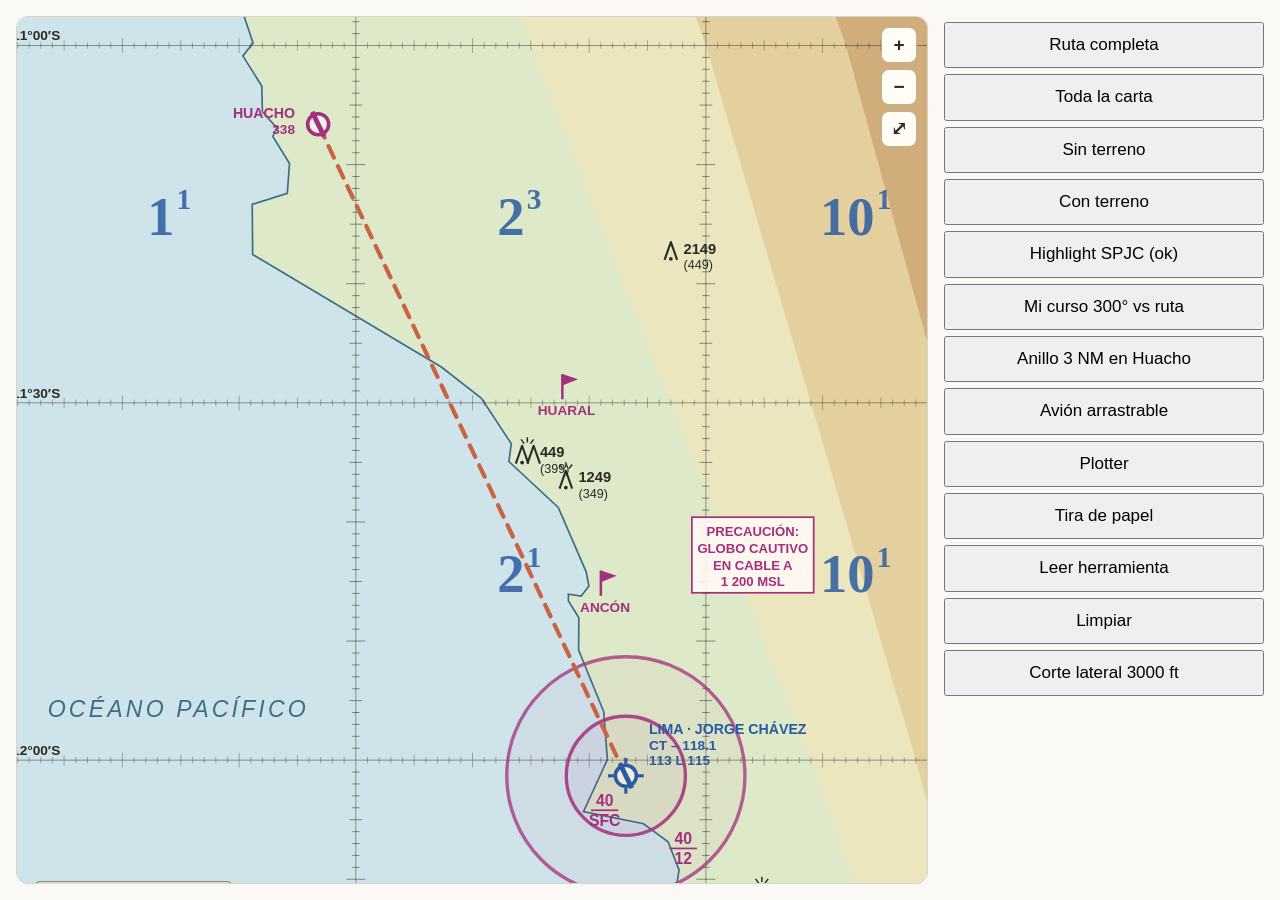
<file: scripts/carta-dev.html>
<!DOCTYPE html>
<html lang="es"><head><meta charset="utf-8"><title>Carta — dev</title>
<link rel="stylesheet" href="../src/css/app.css">
<style>body{margin:0} .wrap{display:grid;grid-template-columns:1fr 320px;gap:16px;height:100vh;padding:16px;box-sizing:border-box} #c{height:calc(100vh - 32px)} .side{overflow:auto} .side button{display:block;width:100%;margin:6px 0;padding:8px} pre{white-space:pre-wrap;font-size:12px}</style>
</head><body><div class="wrap"><div id="c"></div><div class="side" id="s"></div></div>
<script type="module">
import { renderCarta } from '../src/js/carta.js';
const chart = await (await fetch('../data/misiones/carta-costa-central.json')).json();
const api = renderCarta(document.getElementById('c'), chart, { explain: true, route: 'lima-huacho' });
window.api = api;
const s = document.getElementById('s'), out = document.createElement('pre');
let tool = null;
const b = (t, f) => { const x = document.createElement('button'); x.textContent = t; x.onclick = f; s.append(x); };
api.onTap(id => { out.textContent = `tap: ${id}`; });
b('Ruta completa', () => api.focusRoute('lima-huacho'));
b('Toda la carta', () => api.focusAll());
b('Sin terreno', () => api.setLayers({ terreno: false }));
b('Con terreno', () => api.setLayers({ terreno: true }));
b('Highlight SPJC (ok)', () => api.highlight(['SPJC'], 'ok'));
b('Mi curso 300° vs ruta', () => { const a = chart.airports[0]; api.drawLine(a, 300, 40, 'me'); api.drawLine(a, api.routeCourse('lima-huacho'), 60, 'ok'); });
b('Anillo 3 NM en Huacho', () => api.showRing(chart.airports[1], 3));
b('Avión arrastrable', () => { tool = api.placePlane({ lat: -11.6, lon: -77.3 }); });
b('Plotter', () => { tool = api.plotter('lima-huacho'); });
b('Tira de papel', () => { tool = api.paperStrip('lima-huacho'); });
b('Leer herramienta', () => { out.textContent = JSON.stringify({ value: tool?.value?.(), angle: tool?.angle?.(), nm: tool?.nm?.(), course: api.routeCourse('lima-huacho'), dist: api.routeDistance('lima-huacho') }, null, 1); });
b('Limpiar', () => { api.clearMarks(); api.clearTools(); });
b('Corte lateral 3000 ft', () => s.append(api.sideView('lima-c', 3000)));
s.append(out);
</script></body></html>
</file>
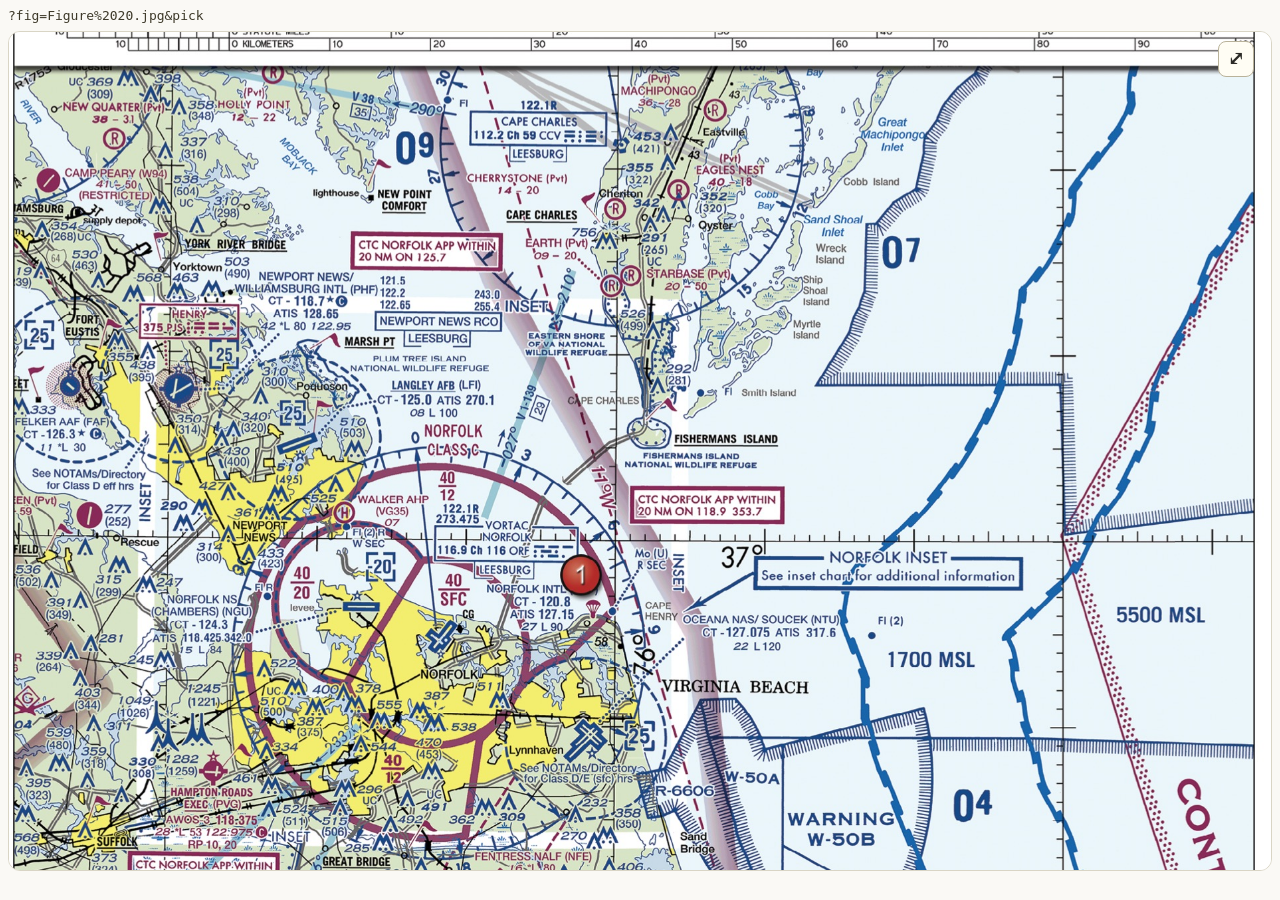
<file: scripts/figura-dev.html>
<!DOCTYPE html>
<html lang="es"><head><meta charset="utf-8"><title>Figura — dev</title>
<base href="../">
<link rel="stylesheet" href="src/css/app.css">
<style>body{margin:0} #f{height:calc(100vh - 60px);margin:8px} #o{font:13px monospace;margin:8px}</style>
</head><body><div id="o">?fig=Figure%2020.jpg&pick</div><div id="f"></div>
<script type="module">
import { renderFigura } from './src/js/figura-overlay.js';
const fig = new URLSearchParams(location.search).get('fig') || 'Figure 20.jpg';
const api = renderFigura(document.getElementById('f'), { figure: fig, hotspots: [{ id: 'demo', x: 500, y: 700, r: 30 }] });
window.api = api;
api.onTap(id => { document.getElementById('o').textContent = `tap: ${id}`; if (id) api.highlight([id], 'ok'); });
</script></body></html>
</file>
<file: src/css/app.css>
/* Rumbo — móvil primero, táctil, cero distracción (SPEC §8).
   Lenguaje visual Claude: papel cálido, acento terracota, serifa para leer.
   Claro por defecto; oscuro cálido si el dispositivo lo pide. */

:root {
  --bg: #faf9f5;         /* crema papel */
  --panel: #f0eee6;      /* tarjeta marfil */
  --panel-2: #e4e1d3;    /* superficie hundida */
  --border: #d9d5c5;
  --text: #3d3929;       /* tinta cálida */
  --muted: #82806f;
  --accent: #c96442;     /* terracota */
  --on-accent: #ffffff;
  --ok: #5d8054;         /* verde salvia */
  --ok-ink: #44673e;
  --on-ok: #ffffff;
  --bad: #b8442f;
  --bad-ink: #a03a27;
  --on-bad: #ffffff;
  --warn: #d3a25f;       /* kraft */
  --warn-ink: #8a5a1e;
  --on-warn: #33230c;
  --shadow: 0 1px 3px rgba(61, 57, 41, .07);
  --serif: "Iowan Old Style", "Palatino Linotype", Palatino, Georgia, "Times New Roman", serif;
  --sans: -apple-system, "Segoe UI", Roboto, sans-serif;
}

@media (prefers-color-scheme: dark) {
  :root {
    --bg: #262624;
    --panel: #30302e;
    --panel-2: #3d3c38;
    --border: #4a4841;
    --text: #ece9e0;
    --muted: #a8a49b;
    --accent: #d97757;
    --ok: #5e8a5b;
    --ok-ink: #9cc29a;
    --bad: #c0564a;
    --bad-ink: #e08c82;
    --warn: #c99a76;
    --warn-ink: #e0b590;
    --on-warn: #2b1d0f;
    --shadow: none;
  }
}

* { box-sizing: border-box; }
html, body { margin: 0; padding: 0; }
body {
  background: var(--bg);
  color: var(--text);
  font: 17px/1.55 var(--sans);
  -webkit-tap-highlight-color: transparent;
}

h1, h2, h3, h4 { font-family: var(--serif); font-weight: 600; letter-spacing: .01em; }
.question, .lesson-body, .md, .check-q, .recall-ta { font-family: var(--serif); }

#app { max-width: 640px; margin: 0 auto; padding: 12px 14px 40px; }

/* ---- banner de sync (§8: fallar fuerte, nunca en silencio) ---- */
.banner { position: sticky; top: 0; z-index: 10; display: flex; gap: 10px; align-items: center; justify-content: center; padding: 10px 14px; font-size: 14px; }
.banner.hidden { display: none; }
.banner.expired { background: var(--warn); color: var(--on-warn); }
.banner.offline { background: var(--panel-2); color: var(--muted); }
.banner button { background: var(--text); color: var(--bg); border: 0; border-radius: 8px; padding: 8px 12px; font-weight: 700; }

/* ---- tarjetas y bloques ---- */
.card { background: var(--panel); border: 1px solid var(--border); border-radius: 14px; padding: 18px; margin: 14px 0; box-shadow: var(--shadow); }
.card.center, .center { text-align: center; }
.question { font-size: 19px; font-weight: 600; margin: 10px 0 16px; white-space: pre-wrap; }
.note { color: var(--muted); font-size: 14px; }
.missing { color: var(--warn-ink); }
.figure { width: 100%; border-radius: 10px; background: #fff; margin-bottom: 10px; border: 1px solid var(--border); }
.progress-line { display: flex; justify-content: space-between; color: var(--muted); font-size: 13px; letter-spacing: .04em; }

button { font: inherit; cursor: pointer; }
.primary { display: block; width: 100%; margin-top: 14px; background: var(--accent); color: var(--on-accent); border: 0; border-radius: 10px; padding: 14px; font-size: 17px; font-weight: 700; }
.primary:disabled { opacity: .4; }
.ghost { display: block; width: 100%; margin-top: 10px; background: transparent; color: var(--accent); border: 1px solid var(--border); border-radius: 10px; padding: 12px; }
.skip { background: transparent; border: 0; color: var(--muted); font-size: 13px; text-decoration: underline; }

.option { display: block; width: 100%; text-align: left; margin: 8px 0; padding: 14px 16px; border-radius: 10px; border: 1px solid var(--border); background: var(--bg); color: var(--text); font-size: 16px; }
.option.big { padding: 18px 16px; font-size: 17px; }
.option.correct { background: var(--ok); border-color: var(--ok); color: var(--on-ok); font-weight: 700; }
.option.wrong { background: var(--bad); border-color: var(--bad); color: var(--on-bad); }
.option:disabled { opacity: .95; }

.reveal { margin-top: 14px; border-top: 1px solid var(--border); padding-top: 12px; }
.reason { background: var(--panel-2); border-radius: 10px; padding: 10px 12px; font-size: 15px; }
.worked { font-family: ui-monospace, monospace; font-size: 15px; color: var(--ok-ink); }
.formula { font-family: ui-monospace, monospace; font-size: 14px; color: var(--muted); background: var(--panel-2); border-radius: 8px; padding: 8px 10px; }
.pageref { color: var(--muted); font-size: 13px; }

.math-input { width: 100%; margin-top: 10px; padding: 14px; font-size: 22px; border-radius: 10px; border: 1px solid var(--border); background: var(--bg); color: var(--text); text-align: center; }
.recall-ta, .explain-input { width: 100%; margin-top: 8px; padding: 12px; font: inherit; border-radius: 10px; border: 1px solid var(--border); background: var(--bg); color: var(--text); }
.recall-ta { font-size: 17px; line-height: 1.55; }

.timer { font: 700 34px/1 ui-monospace, monospace; text-align: center; margin: 12px 0; }
.timer.small { font-size: 16px; margin: 0; }
.timer.done { color: var(--warn-ink); }

/* ---- corredor de sesión ---- */
.block-header { display: flex; align-items: center; gap: 10px; padding: 8px 2px; }
.block-title { flex: 1; font-size: 14px; color: var(--muted); }
.block-timer { font: 700 16px ui-monospace, monospace; color: var(--accent); }
.block-timer.over { color: var(--warn-ink); }
.break { border: 1px dashed var(--muted); }

/* ---- ráfaga ---- */
.rapid.flash-ok { animation: flok .4s; }
.rapid.flash-bad { animation: flbad .4s; }
@keyframes flok { 0% { background: var(--ok); } 100% { background: var(--panel); } }
@keyframes flbad { 0% { background: var(--bad); } 100% { background: var(--panel); } }

/* ---- inicio ---- */
.home-header h1 { margin: 8px 0 2px; font-size: 30px; }
.week-line { color: var(--muted); margin-bottom: 8px; font-family: var(--serif); font-style: italic; }
.chips { display: flex; gap: 8px; flex-wrap: wrap; }
.chip { background: var(--panel); border: 1px solid var(--border); border-radius: 999px; padding: 6px 12px; font-size: 14px; }
.chip.cold { color: var(--muted); }
.start-btn { display: block; width: 100%; margin: 18px 0; background: var(--accent); color: var(--on-accent); border: 0; border-radius: 14px; padding: 22px; font-size: 21px; font-weight: 800; box-shadow: var(--shadow); }
.section-title { margin: 18px 0 6px; color: var(--muted); font-size: 13px; text-transform: uppercase; letter-spacing: .08em; font-family: var(--sans); }
.tracker { background: var(--panel); border: 1px solid var(--border); border-radius: 12px; padding: 10px 14px; }
.tracker-row { display: flex; align-items: center; gap: 8px; padding: 6px 0; }
.tracker-label { flex: 1; font-size: 14px; }
.cell { width: 34px; height: 34px; display: grid; place-items: center; border-radius: 9px; background: var(--panel-2); color: var(--muted); font-size: 13px; }
.cell.done { background: var(--ok); color: var(--on-ok); font-weight: 800; }
.cell.next { border: 1px solid var(--accent); color: var(--accent); background: var(--bg); }
.badge-listo { text-align: center; background: var(--ok); color: var(--on-ok); font-weight: 800; border-radius: 12px; padding: 12px; margin: 10px 0; }
.home-footer { display: flex; justify-content: space-between; align-items: center; margin-top: 26px; font-size: 13px; }
.home-footer a { color: var(--muted); }
.offline-dot { color: var(--muted); }
.offline-dot.ready { color: var(--ok-ink); }

.cat-table { width: 100%; border-collapse: collapse; margin: 12px 0; font-size: 13px; }
.cat-table td { padding: 6px 4px; border-bottom: 1px solid var(--border); }
.checklist li { margin: 10px 0; }
.explain-box { background: var(--panel-2); border-radius: 10px; padding: 10px; margin-bottom: 10px; }

.explain-section { text-align: left; margin-top: 16px; }
.explain-card { background: var(--panel-2); border-radius: 10px; padding: 10px; margin: 10px 0; }
.explain-q { font-weight: 600; margin: 0 0 8px; }
.explain-prompt { width: 100%; box-sizing: border-box; font: inherit; font-size: 13px; resize: vertical; margin-bottom: 8px; }

/* ---- lecciones (§5.8) ---- */
.lesson-dots { display: flex; gap: 6px; justify-content: center; margin-bottom: 10px; flex-wrap: wrap; }
.dot { width: 10px; height: 10px; border-radius: 50%; background: var(--panel-2); border: 1px solid var(--border); }
.dot.done { background: var(--ok); border-color: var(--ok); }
.dot.now { background: var(--accent); border-color: var(--accent); box-shadow: 0 0 0 3px color-mix(in srgb, var(--accent) 25%, transparent); }
.lesson-kicker { color: var(--muted); font-size: 12px; text-transform: uppercase; letter-spacing: .06em; margin: 0; font-family: var(--sans); }
.lesson-title { margin: 4px 0 12px; font-size: 24px; }
.lesson-body { font-size: 17.5px; }
.lesson-body .md p { margin: 10px 0; }
.lesson-body .md li { margin: 6px 0; }
.lesson-diagram { margin: 16px 0; text-align: center; background: var(--bg); border: 1px solid var(--border); border-radius: 12px; padding: 12px 8px 6px; }
.lesson-diagram figcaption { margin-top: 4px; }
.diagram-svg svg { width: 100%; height: auto; max-height: 340px; }
.lesson-table { width: 100%; border-collapse: collapse; font-size: 14px; margin: 10px 0; font-family: var(--sans); }
.lesson-table th { text-align: left; color: var(--muted); border-bottom: 1.5px solid var(--muted); padding: 6px 8px; }
.lesson-table td { padding: 6px 8px; border-bottom: 1px solid var(--border); }
.table-scroll { overflow-x: auto; }

.callout { border-radius: 12px; padding: 12px 14px; margin: 14px 0; background: var(--panel-2); border-left: 4px solid var(--accent); }
.callout-title { font-weight: 800; font-size: 13px; letter-spacing: .04em; margin-bottom: 6px; font-family: var(--sans); }
.callout-clave { border-left-color: var(--accent); }
.callout-ojo { border-left-color: var(--bad); }
.callout-memoria { border-left-color: var(--warn); }
.callout-examen { border-left-color: var(--ok); }
.callout .md p { margin: 4px 0; }

.check-box { margin: 16px 0; padding: 12px; border: 1px dashed var(--muted); border-radius: 12px; background: var(--panel); }
.check-q { font-weight: 700; margin: 2px 0 8px; }
.notebook-card { border-left-color: var(--warn); }
.notebook-card.done { opacity: .75; }
.notebook-btn { margin-top: 8px; }
.guided-launch { border-left-color: var(--ok); }

/* ---- resolución guiada ---- */
.guided-step-label { font-weight: 700; margin: 12px 0 4px; }
.guided-done { border-left: 3px solid var(--border); padding-left: 10px; margin: 10px 0; }
.guided-done .worked { margin: 4px 0; color: var(--muted); }

/* ---- widgets ---- */
.widget-box { background: var(--bg); border: 1px solid var(--border); border-radius: 12px; padding: 12px; margin: 14px 0; }
.widget-box svg { width: 100%; height: auto; }
.widget-slider { width: 100%; margin: 10px 0; accent-color: var(--accent); }
.widget-btnrow { display: flex; gap: 8px; margin: 8px 0; }
.widget-btn { flex: 1; padding: 10px 6px; border-radius: 10px; border: 1px solid var(--border); background: var(--panel); color: var(--text); font-size: 14px; }
.widget-btn.active { border-color: var(--accent); color: var(--accent); font-weight: 700; background: var(--bg); }
.widget-ctl { display: block; font-size: 14px; margin-top: 6px; }
.reason.ok { border-left: 4px solid var(--ok); }
.reason.bad { border-left: 4px solid var(--bad); color: var(--bad-ink); font-weight: 600; }
.reason.warn { border-left: 4px solid var(--warn); }
.nav-chain { margin: 10px 0; padding-left: 22px; font-size: 15px; line-height: 1.5; }
.nav-chain .note { font-size: 13px; }
/* letreros del aeropuerto: colores reales, iguales en tema claro y oscuro */
.sign-bar { display: flex; flex-wrap: wrap; align-items: center; gap: 6px; margin: 8px 0; }
.sign { font-family: var(--sans); font-weight: 800; font-size: 14px; padding: 3px 8px; border-radius: 3px; letter-spacing: .04em; }
.sign-loc { background: #1c1b18; color: #e8c547; border: 2px solid #e8c547; }
.sign-dir { background: #e8c547; color: #1c1b18; }
.sign-mand { background: #b8442f; color: #fff; border: 2px solid #fff; outline: 1px solid #b8442f; }
.incursion-flash { animation: incursion .6s; }
@keyframes incursion { 0%, 100% { box-shadow: none; } 30%, 70% { box-shadow: 0 0 0 4px var(--bad); } }
.recipe-level { border-top: 1px solid var(--border); padding-top: 8px; margin-top: 8px; }

/* ---- logros (§5.9) ---- */
.badge-shelf { display: flex; flex-wrap: wrap; gap: 8px; margin: 6px 0 2px; }
.badge-chip { background: var(--panel); border: 1px solid var(--border); border-radius: 999px; padding: 7px 12px; font-size: 13px; }
.badge-new { background: var(--ok); color: var(--on-ok); font-weight: 700; border-radius: 12px; padding: 12px; margin: 10px 0; animation: badgein .5s; }
@keyframes badgein { from { transform: scale(.9); opacity: 0; } to { transform: scale(1); opacity: 1; } }

.celebrate-flash { position: fixed; top: 22%; left: 50%; transform: translateX(-50%); background: var(--ok); color: var(--on-ok); font-weight: 800; font-size: 20px; padding: 14px 22px; border-radius: 999px; z-index: 40; animation: celebrate 1.1s forwards; pointer-events: none; box-shadow: 0 4px 16px rgba(61, 57, 41, .25); }
@keyframes celebrate { 0% { transform: translateX(-50%) scale(.6); opacity: 0; } 15% { transform: translateX(-50%) scale(1.08); opacity: 1; } 75% { opacity: 1; } 100% { transform: translateX(-50%) scale(1); opacity: 0; } }

.tracker-reps { display: block; color: var(--muted); font-size: 11px; }

/* ---- plan de hoy + checks aparte + videos + receta ---- */
.plan-hoy summary { cursor: pointer; font-weight: 700; padding: 4px 0; font-family: var(--serif); }
.plan-session { color: var(--muted); font-size: 12px; text-transform: uppercase; letter-spacing: .06em; margin: 12px 0 4px; }
.plan-item { margin: 4px 0; font-size: 15px; }
.plan-item.done { color: var(--muted); }
.plan-item.now { color: var(--accent); font-weight: 700; }
.check-intro { font-weight: 700; color: var(--accent); font-family: var(--serif); }
.video-link { display: block; text-decoration: none; color: var(--text); }
.recipe-box { background: var(--bg); border: 1px solid var(--border); border-radius: 10px; padding: 10px 12px; margin: 10px 0; }
.recipe-box .worked { margin: 6px 0; }

/* ---- vista del plan de 8 semanas / hangar ---- */
.plan-week, .plan-day-row { display: block; }
.plan-week-title { display: block; font-weight: 700; font-family: var(--serif); }
.plan-week-sub { display: block; color: var(--muted); font-size: 13px; margin-top: 2px; }
.plan-week.now { border-color: var(--accent); background: var(--panel); }
.plan-week.past { opacity: .7; }

/* ---- Vuelo en ruta: carta viva y misiones (spec 2026-10-22, laptop primero) ---- */
.carta-frame { position: relative; width: 100%; height: 100%; min-height: 420px; border-radius: 12px; overflow: hidden;
  background: #cfe3ea; border: 1px solid var(--border); box-shadow: 0 0 0 6px #f3efe2 inset; }
.carta-svg { display: block; width: 100%; height: 100%; user-select: none; -webkit-user-select: none; touch-action: none; font-family: -apple-system, "Segoe UI", Roboto, sans-serif; }
.carta-svg .c-feat { cursor: pointer; outline: none; }
.carta-svg .c-feat:hover, .carta-svg .c-feat:focus-visible { filter: drop-shadow(0 0 3px rgba(201, 100, 66, .9)); }
.carta-svg .c-pulse { animation: carta-pulse 1.4s ease-in-out infinite; transform-box: fill-box; transform-origin: center; }
@keyframes carta-pulse { 0%, 100% { opacity: .95; } 50% { opacity: .35; } }
@media (prefers-reduced-motion: reduce) { .carta-svg .c-pulse { animation: none; } }
.carta-zoom { position: absolute; top: 10px; right: 10px; display: flex; flex-direction: column; gap: 6px; }
.carta-zbtn { width: 36px; height: 36px; border-radius: 8px; border: 1px solid #b9b29a; background: #fffdf4; color: #2b2a26; font-size: 19px; font-weight: 700; cursor: pointer; }
.carta-zbtn:hover { background: #fff; }
.carta-toolbar { position: absolute; left: 10px; right: 56px; top: 10px; display: flex; flex-wrap: wrap; gap: 8px; align-items: center; pointer-events: none; }
.carta-toolbar > * { pointer-events: auto; }
.carta-toolbtn { padding: 8px 12px; border-radius: 8px; border: 1px solid #b9b29a; background: #fffdf4; color: #2b2a26; font-size: 14px; font-weight: 600; cursor: pointer; }
.carta-readout { padding: 6px 10px; border-radius: 8px; background: rgba(43, 42, 38, .82); color: #fffdf4; font-size: 13.5px; font-variant-numeric: tabular-nums; }
.carta-pop { position: absolute; width: 280px; padding: 10px 12px; border-radius: 10px; background: #2b2a26; color: #f3efe2; font-size: 14px; line-height: 1.4; box-shadow: 0 6px 18px rgba(0,0,0,.25); z-index: 2; }
.carta-pop.hidden { display: none; }
.carta-side { display: block; width: 100%; height: auto; border-radius: 10px; border: 1px solid var(--border); }
.figura-wrap { position: relative; width: 100%; height: 100%; min-height: 420px; }
.figura-frame { position: relative; width: 100%; height: 100%; overflow: auto; border-radius: 12px; border: 1px solid var(--border); background: #fff; }
.figura-stage { position: relative; width: 100%; }
.figura-img { display: block; width: 100%; height: auto; max-width: none; user-select: none; }
.figura-layer { position: absolute; inset: 0; width: 100%; height: 100%; cursor: crosshair; }
.figura-hot { cursor: pointer; outline: none; }
.figura-hot:focus-visible { stroke: #c96442; stroke-width: 4; }
.figura-frame.zoomed .figura-stage { width: max-content; }
.figura-frame.zoomed .figura-img { width: auto; }
.figura-zoom { position: absolute; top: 10px; right: 18px; z-index: 2; }
.figura-pick { position: absolute; left: 10px; top: 10px; }
.figura-pick.hidden { display: none; }
body.misiones-wide #app { max-width: 1440px; }
.mision-grid { display: grid; grid-template-columns: minmax(0, 1fr) 380px; grid-template-rows: minmax(0, 1fr); gap: 18px; height: calc(100vh - 52px); min-height: 560px; }
.mision-surface { min-width: 0; min-height: 0; height: 100%; }
.mision-panel { margin: 0; overflow-y: auto; display: flex; flex-direction: column; }
.mision-panel .mision-exit { margin-top: auto; }
.mision-title { margin: 4px 0 10px; }
.mision-steps { display: flex; gap: 4px; margin-bottom: 14px; }
.mision-steps i { flex: 1; height: 6px; border-radius: 3px; background: var(--panel-2); }
.mision-steps i.done { background: var(--ok); }
.mision-steps i.on { background: var(--accent); }
.mision-steps i.prueba { flex: 0 0 18px; background: var(--border); }
.mision-steps i.prueba.on { background: var(--accent); }
.mision-prompt { font-size: 18px; line-height: 1.45; font-family: var(--serif); margin: 4px 0 14px; }
.mision-numrow { display: flex; align-items: center; gap: 8px; }
.mision-numrow .mision-input { flex: 1; font-size: 22px; }
.mision-unit { font-size: 20px; font-weight: 700; color: var(--muted); min-width: 32px; }
.mision-feedback .reveal p { margin: 4px 0; }
.mision-receta { background: var(--bg); border: 1px dashed var(--accent); border-radius: 12px; padding: 12px 14px; margin: 8px 0 12px; }
.mision-receta h4 { margin: 4px 0; font-family: var(--serif); }
.mision-chips { display: flex; gap: 8px; margin: 6px 0 4px; }
.mision-chip { width: 34px; height: 34px; border-radius: 50%; display: grid; place-items: center; font-weight: 700; border: 2px solid var(--border); color: var(--muted); }
.mision-chip.done { background: var(--ok); border-color: var(--ok); color: var(--on-ok); }
.mision-chip.cur { border-color: var(--accent); color: var(--accent); }
.mision-chip.soon { opacity: .45; border-style: dashed; }
.mision-recetas { margin-top: 10px; }
.mision-recetas summary { cursor: pointer; font-weight: 700; }
@media (max-width: 1023px) {
  .mision-grid { grid-template-columns: 1fr; grid-template-rows: none; height: auto; }
  .mision-surface { height: 62vh; }
}

/* ---- La carta, paso a paso (spec 2026-10-22 carta-paso-a-paso) ---- */
.leyenda-frame { background: #f6f1e1; }
.leyenda-svg .leyenda-part { cursor: pointer; }
.leyenda-svg .leyenda-part.hl-hint { filter: drop-shadow(0 0 3px #d08a1e) drop-shadow(0 0 7px #d08a1e); animation: carta-pulse 1.4s ease-in-out infinite; }
.leyenda-svg .leyenda-part.hl-ok { filter: drop-shadow(0 0 3px #3f7d3a) drop-shadow(0 0 7px #3f7d3a); }
.leyenda-svg .leyenda-part.hl-bad { filter: drop-shadow(0 0 3px #b8442f) drop-shadow(0 0 7px #b8442f); }
.leyenda-svg .leyenda-part.hl-me { filter: drop-shadow(0 0 3px #c96442) drop-shadow(0 0 7px #c96442); }
@media (prefers-reduced-motion: reduce) { .leyenda-svg .leyenda-part.hl-hint { animation: none; } }
.clase-truco h4 { font-size: 18px; line-height: 1.35; }
.clase-tray { display: flex; flex-wrap: wrap; gap: 8px; margin: 6px 0 12px; }
.clase-chip { padding: 9px 13px; border-radius: 18px; border: 1px solid var(--border); background: var(--bg); color: var(--text);
  font-size: 15px; font-weight: 600; cursor: grab; touch-action: none; box-shadow: var(--shadow); }
.clase-chip.sel { border-color: var(--accent); box-shadow: 0 0 0 3px color-mix(in srgb, var(--accent) 35%, transparent); }
.clase-chip.placed { background: var(--ok); border-color: var(--ok); color: var(--on-ok); cursor: default; }
.clase-chip.revealed { background: var(--warn); border-color: var(--warn); color: var(--on-warn); cursor: default; }
.clase-chip.bounce { animation: clase-bounce .35s ease; }
@keyframes clase-bounce { 0%, 100% { transform: translateX(0); } 25% { transform: translateX(-6px); } 75% { transform: translateX(6px); } }
.ghost-chip { position: fixed; z-index: 50; pointer-events: none; transform: translate(-50%, -50%); cursor: grabbing; opacity: .92; }
@media (prefers-reduced-motion: reduce) { .clase-chip.bounce { animation: none; } }
.clase-trucos-ch { margin: 14px 0; }
.clase-trucos-ch h4 { margin: 6px 0; }
.clase-truco-line { font-family: var(--serif); font-size: 17px; margin: 6px 0; }
.clase-truco-line .ic { display: inline-block; width: 1.6em; }
@media print {
  .no-print, header, footer, .app-header, .app-footer { display: none !important; }
  body { background: #fff; color: #000; }
  .clase-trucos { border: none; box-shadow: none; }
}
</file>
